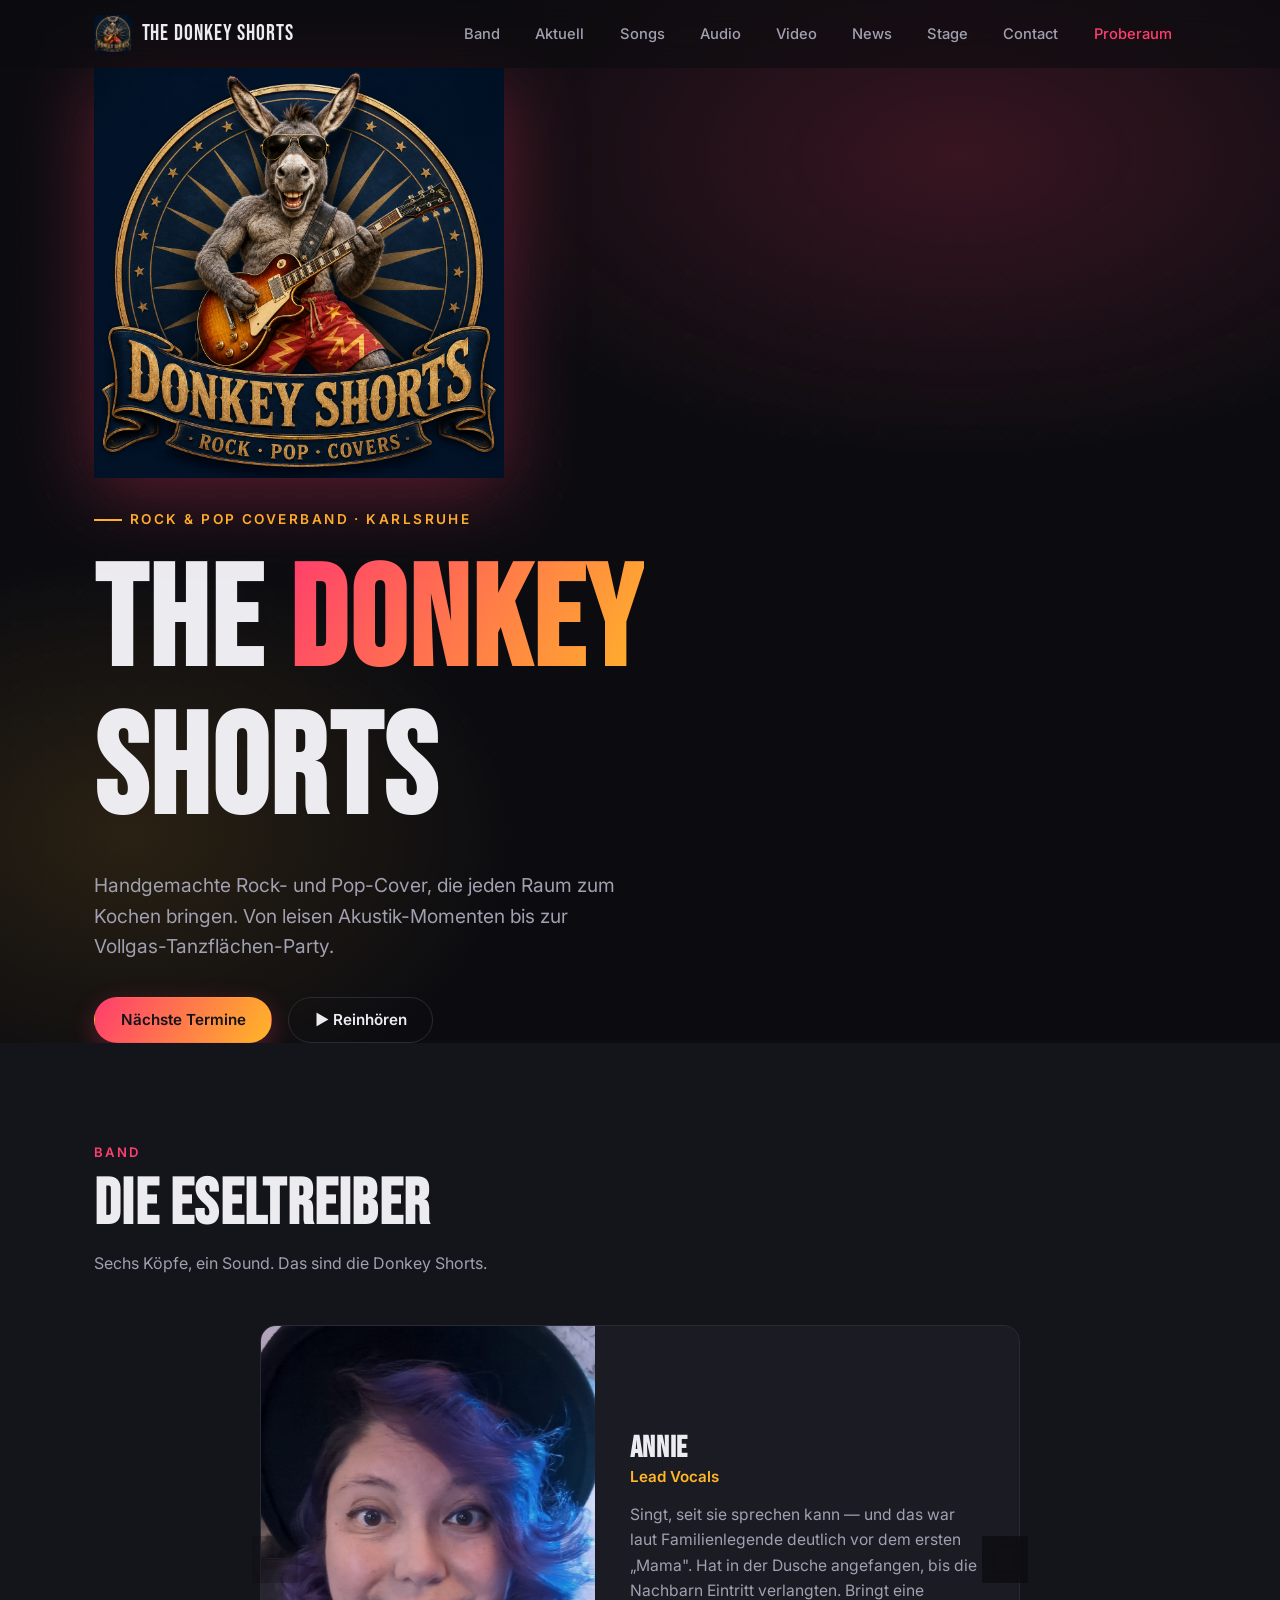
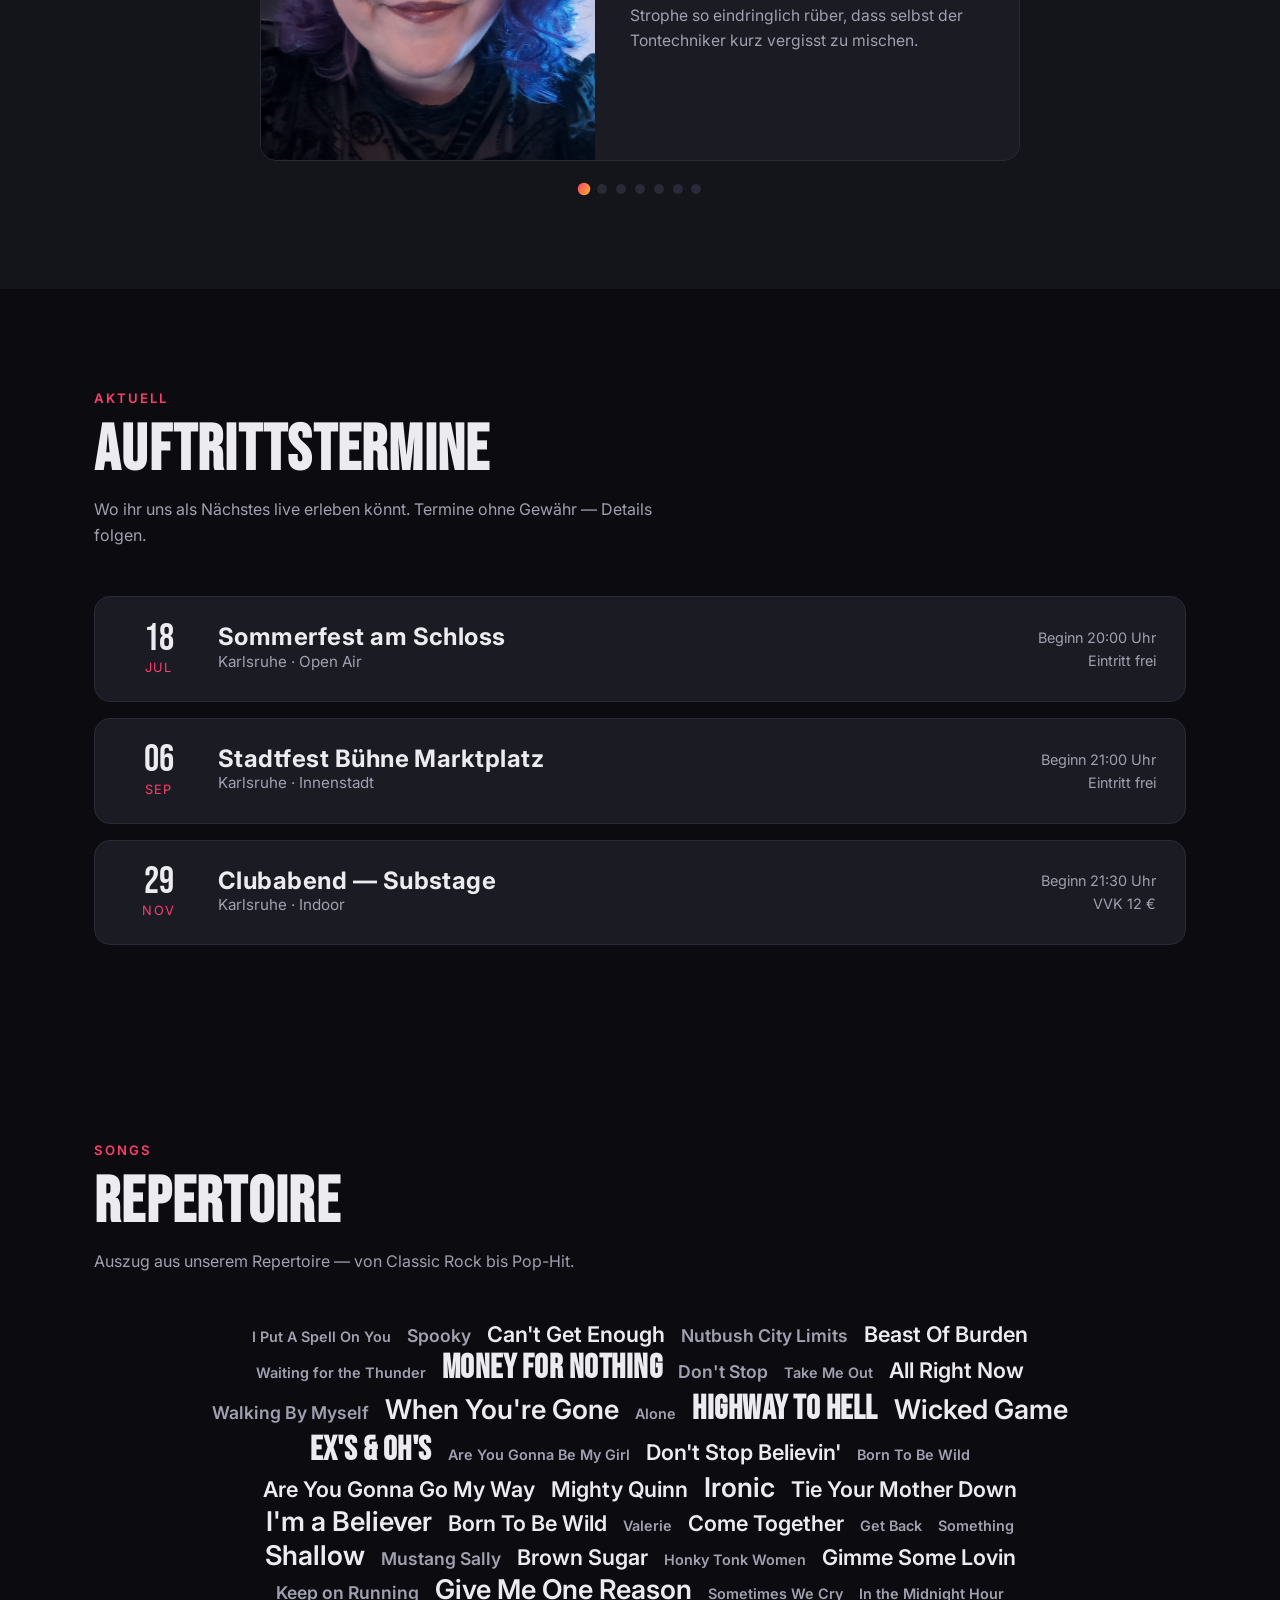
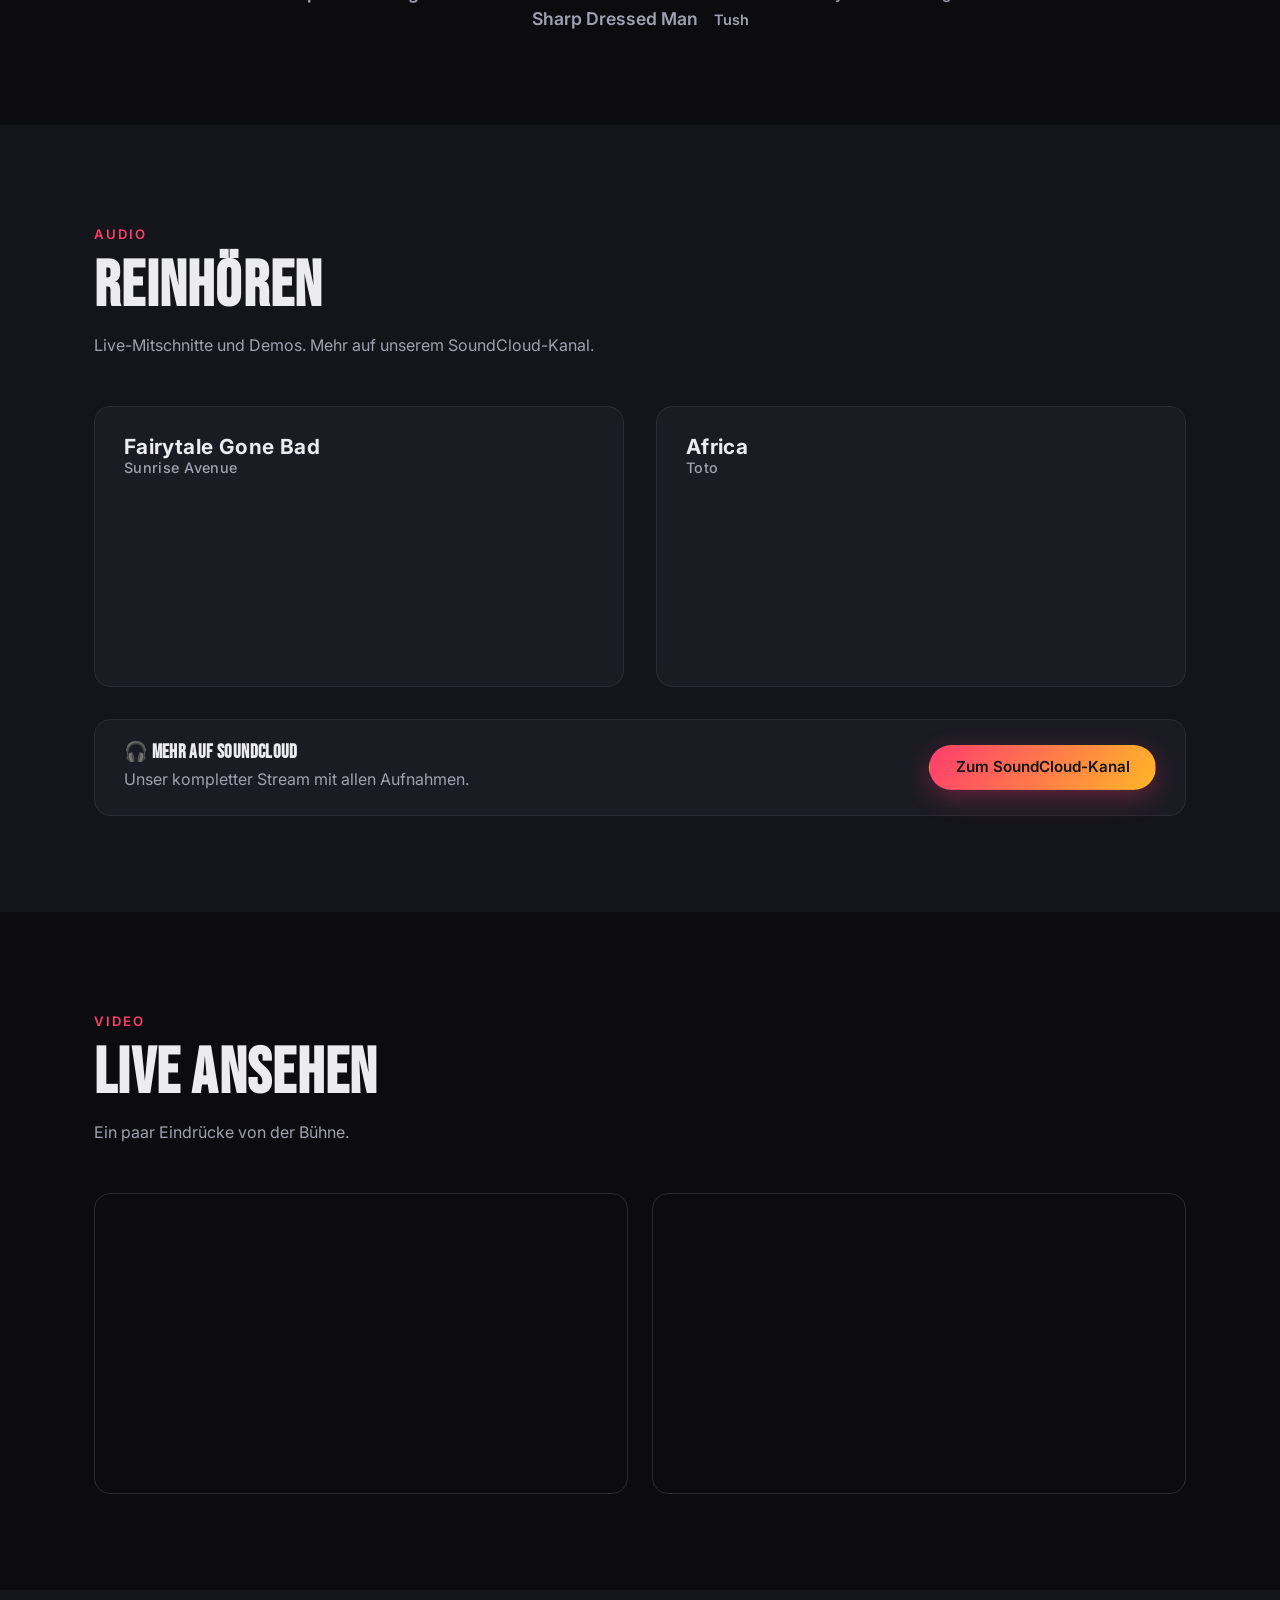
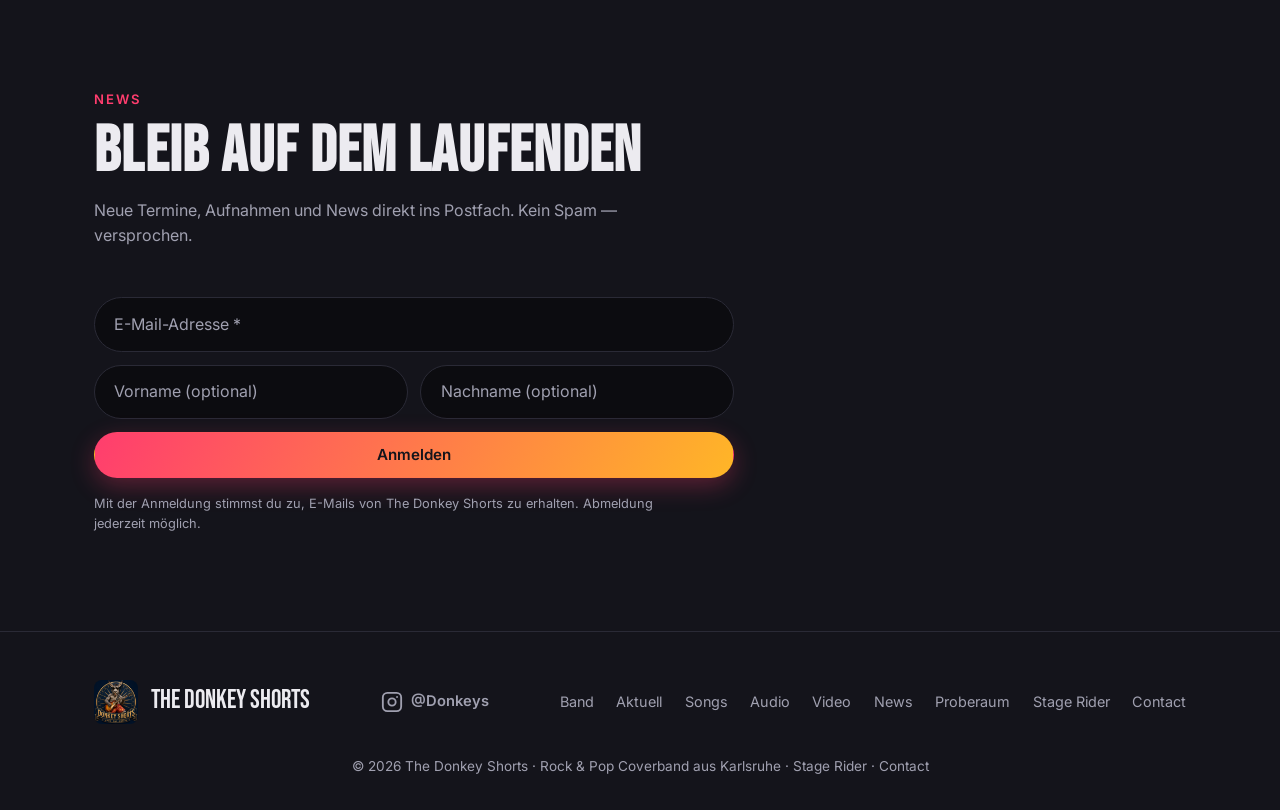
<file: index.html>
<!DOCTYPE html>
<html lang="de">
<head>
  <meta charset="UTF-8">
  <meta name="viewport" content="width=device-width, initial-scale=1.0">
  <title>The Donkey Shorts — Rock & Pop Coverband aus Karlsruhe</title>
  <meta name="description" content="The Donkey Shorts — Rock & Pop Coverband aus Karlsruhe. Termine, Songs, Audio & Videos.">
  <link rel="icon" type="image/png" href="assets/img/logo.png">
  <link rel="preconnect" href="https://fonts.googleapis.com">
  <link rel="preconnect" href="https://fonts.gstatic.com" crossorigin>
  <link href="https://fonts.googleapis.com/css2?family=Bebas+Neue&family=Inter:wght@400;500;600;700;800&display=swap" rel="stylesheet">
  <link rel="stylesheet" href="css/style.css?v=11">
</head>
<body>

  <!-- ===================== NAV ===================== -->
  <nav class="nav" id="nav">
    <div class="container">
      <a class="nav-brand" href="#top">
        <img id="navLogo" src="assets/img/logo.png" alt="The Donkey Shorts Logo">
        <span>The Donkey Shorts</span>
      </a>
      <ul class="nav-links" id="navLinks">
        <li><a href="#band">Band</a></li>
        <li><a href="#aktuell">Aktuell</a></li>
        <li><a href="#songs">Songs</a></li>
        <li><a href="#audio">Audio</a></li>
        <li><a href="#videos">Video</a></li>
        <li><a href="#newsletter">News</a></li>
        <li><a href="stagerider.html">Stage</a></li>
        <li><a href="contact.html">Contact</a></li>
        <li><a href="intern.html" class="cta">Proberaum</a></li>
      </ul>
      <button class="nav-toggle" id="navToggle" aria-label="Menü öffnen">
        <span></span><span></span><span></span>
      </button>
    </div>
  </nav>

  <!-- ===================== HERO ===================== -->
  <header class="hero" id="top">
    <div class="container hero-inner">
      <img class="hero-logo" src="assets/img/logo.png" alt="The Donkey Shorts Logo">
      <span class="hero-eyebrow">Rock &amp; Pop Coverband · Karlsruhe</span>
      <h1>The <span class="grad">Donkey</span><br>Shorts</h1>
      <p class="lead">Handgemachte Rock- und Pop-Cover, die jeden Raum zum Kochen bringen. Von leisen Akustik-Momenten bis zur Vollgas-Tanzflächen-Party.</p>
      <div class="hero-actions">
        <a href="#aktuell" class="btn btn-primary">Nächste Termine</a>
        <a href="#audio" class="btn btn-ghost">▶ Reinhören</a>
      </div>
    </div>
  </header>

  <!-- ===================== ÜBER DIE BAND ===================== -->
  <section class="section alt" id="band">
    <div class="container">
      <div class="section-head reveal">
        <span class="kicker">Band</span>
        <h2>Die Eseltreiber</h2>
        <p>Sechs Köpfe, ein Sound. Das sind die Donkey Shorts.</p>
      </div>

      <div class="band-carousel reveal">
        <button class="carousel-btn prev" id="memberPrev" type="button" aria-label="Vorheriges Mitglied">‹</button>

        <div class="member-track" id="memberTrack" tabindex="0">
          <article class="member">
            <div class="member-photo"><img src="assets/fotos/Annie.jpg" alt="Annie"></div>
            <div class="member-body">
              <h3>Annie</h3>
              <div class="role">Lead Vocals</div>
              <p class="member-bio">Singt, seit sie sprechen kann — und das war laut Familienlegende deutlich vor dem ersten „Mama". Hat in der Dusche angefangen, bis die Nachbarn Eintritt verlangten. Bringt eine Strophe so eindringlich rüber, dass selbst der Tontechniker kurz vergisst zu mischen.</p>
            </div>
          </article>

          <article class="member">
            <div class="member-photo"><img src="assets/fotos/Rob.png" alt="Rob"></div>
            <div class="member-body">
              <h3>Rob</h3>
              <div class="role">Lead Vocals &amp; Akustikgitarre</div>
              <p class="member-bio">Mit drei Jahrzehnten Chorerfahrung hört er die zweite Stimme schon, bevor die anderen die erste gefunden haben. Der Mann für die Gänsehaut-Momente. Mit der Akustikgitarre im Anschlag sind die leisen, samtigen Töne seine Spezialität: Während Annie die Tanzfläche abfackelt, werden bei Rob die Feuerzeuge geschwungen.</p>
            </div>
          </article>

          <article class="member">
            <div class="member-photo"><img src="assets/fotos/Joe.png" alt="Joe"></div>
            <div class="member-body">
              <h3>Joe</h3>
              <div class="role">Leadgitarre</div>
              <p class="member-bio">Spricht fließend Solo. Bekam mit zwölf eine Gitarre geschenkt und hat seitdem nicht mehr aufgehört zu üben — sehr zum Leidwesen seiner damaligen Mitbewohner. Sein Verstärker kennt nur eine relevante Einstellung: lauter. Findet jedes Hendrix-Riff, aber nie sein Plektrum.</p>
            </div>
          </article>

          <article class="member">
            <div class="member-photo"><img src="assets/fotos/Andy.jpg" alt="Andy"></div>
            <div class="member-body">
              <h3>Andy</h3>
              <div class="role">Bass</div>
              <p class="member-bio">Das Fundament. Steht hinten, hält alles zusammen und sagt drei Worte pro Probe — zwei davon sind „noch eins?". Kam zum Bass, weil „da nur vier Saiten dran sind", und blieb, als er merkte, dass ohne ihn der ganze Laden auseinanderfällt. Groovt im Schlaf.</p>
            </div>
          </article>

          <article class="member">
            <div class="member-photo"><img src="assets/fotos/Maria.png" alt="Maria"></div>
            <div class="member-body">
              <h3>Maria</h3>
              <div class="role">Keys</div>
              <p class="member-bio">Die heimliche Dirigentin am Klavier. Klassisch ausgebildet, aber insgeheim verliebt in fette Hammond-Sounds. Findet jeden Akkord, den die anderen noch suchen, und hat für jede musikalische Diskussion die passende Tonart parat. Wärmt sich mit Chopin auf und landet bei „Highway to Hell".</p>
            </div>
          </article>

          <article class="member">
            <div class="member-photo"><img src="assets/fotos/Thorsten.png" alt="Torsten"></div>
            <div class="member-body">
              <h3>Torsten</h3>
              <div class="role">Drums</div>
              <p class="member-bio">Der Taktgeber mit den schnellsten Armen Karlsruhes. Trommelte als Kind auf allem, was nicht bei drei auf dem Baum war — Töpfe, Tische, gelegentlich Geschwister. Hält das Tempo, als hätte er ein Metronom im Blut. Ohne seinen Beat steht die Band — mit ihm tanzt der ganze Saal.</p>
            </div>
          </article>

          <article class="member">
            <div class="member-photo"><img src="assets/img/logo.png" alt="Rudi Langohr — Maskottchen"></div>
            <div class="member-body">
              <h3>Rudi Langohr</h3>
              <div class="role">Stimmung</div>
              <p class="member-bio">Unser vierbeiniges Maskottchen und gute Seele der Band. Spielt kein Instrument, ist aber bei jeder Probe und jedem Gig dabei — meist genau da, wo das kalte Buffet steht. Warum ein Esel? Wir sind die Donkey Shorts, da war die Personalsuche schnell entschieden. Liefert das I-Aah punktgenau auf der Eins (behauptet er), frisst Setlisten, wenn ihm ein Song nicht passt, und ist der Einzige, der nach drei Zugaben immer noch nicht genug hat. Sturheit gehört zum Job — Rudi nennt es „künstlerische Konsequenz".</p>
            </div>
          </article>
        </div>

        <button class="carousel-btn next" id="memberNext" type="button" aria-label="Nächstes Mitglied">›</button>

        <div class="carousel-dots" id="memberDots" role="tablist" aria-label="Bandmitglieder auswählen"></div>
      </div>
      <p class="carousel-hint">← Wischen oder Pfeile nutzen →</p>
    </div>
  </section>

  <!-- ===================== AKTUELL ===================== -->
  <section class="section" id="aktuell">
    <div class="container">
      <div class="section-head reveal">
        <span class="kicker">Aktuell</span>
        <h2>Auftritts­termine</h2>
        <p>Wo ihr uns als Nächstes live erleben könnt. Termine ohne Gewähr — Details folgen.</p>
      </div>

      <div class="gig-list">
        <!-- Platzhalter-Termine — später dynamisch aus dem Backend -->
        <article class="gig reveal">
          <div class="gig-date"><div class="day">18</div><div class="mon">Jul</div></div>
          <div class="gig-info">
            <h3>Sommerfest am Schloss</h3>
            <p>Karlsruhe · Open Air</p>
          </div>
          <div class="gig-meta">Beginn 20:00 Uhr<br>Eintritt frei</div>
        </article>

        <article class="gig reveal">
          <div class="gig-date"><div class="day">06</div><div class="mon">Sep</div></div>
          <div class="gig-info">
            <h3>Stadtfest Bühne Marktplatz</h3>
            <p>Karlsruhe · Innenstadt</p>
          </div>
          <div class="gig-meta">Beginn 21:00 Uhr<br>Eintritt frei</div>
        </article>

        <article class="gig reveal">
          <div class="gig-date"><div class="day">29</div><div class="mon">Nov</div></div>
          <div class="gig-info">
            <h3>Clubabend — Substage</h3>
            <p>Karlsruhe · Indoor</p>
          </div>
          <div class="gig-meta">Beginn 21:30 Uhr<br>VVK 12 €</div>
        </article>
      </div>
    </div>
  </section>


  <!-- ===================== SONGS ===================== -->
  <section class="section" id="songs">
    <div class="container">
      <div class="section-head reveal">
        <span class="kicker">Songs</span>
        <h2>Repertoire</h2>
        <p>Auszug aus unserem Repertoire — von Classic Rock bis Pop-Hit.</p>
      </div>

      <div class="song-cloud reveal" id="songGrid">
        <!-- wird per JS als Wortwolke aus js/songs.js gefüllt -->
      </div>
    </div>
  </section>

  <!-- ===================== AUDIO ===================== -->
  <section class="section alt" id="audio">
    <div class="container">
      <div class="section-head reveal">
        <span class="kicker">Audio</span>
        <h2>Reinhören</h2>
        <p>Live-Mitschnitte und Demos. Mehr auf unserem SoundCloud-Kanal.</p>
      </div>

      <div class="audio-wrap">
        <div class="audio-card reveal">
          <h3>Fairytale Gone Bad <span class="audio-artist">Sunrise Avenue</span></h3>
          <iframe class="sc-player" width="100%" height="166" scrolling="no" frameborder="no"
            allow="autoplay; encrypted-media" loading="lazy"
            title="Fairytale Gone Bad — Sunrise Avenue (SoundCloud)"
            src="https://w.soundcloud.com/player/?url=https%3A%2F%2Fapi.soundcloud.com%2Ftracks%2F747196087&color=%23ff5500&auto_play=false&hide_related=true&show_comments=false&show_reposts=false&show_teaser=false"></iframe>
        </div>

        <div class="audio-card reveal">
          <h3>Africa <span class="audio-artist">Toto</span></h3>
          <iframe class="sc-player" width="100%" height="166" scrolling="no" frameborder="no"
            allow="autoplay; encrypted-media" loading="lazy"
            title="Africa — Toto (SoundCloud)"
            src="https://w.soundcloud.com/player/?url=https%3A%2F%2Fapi.soundcloud.com%2Ftracks%2F776572921&color=%23ff5500&auto_play=false&hide_related=true&show_comments=false&show_reposts=false&show_teaser=false"></iframe>
        </div>
      </div>

      <div class="audio-cta reveal">
        <div>
          <h3>🎧 Mehr auf SoundCloud</h3>
          <p>Unser kompletter Stream mit allen Aufnahmen.</p>
        </div>
        <a href="https://soundcloud.com/user-582182568" target="_blank" rel="noopener" class="btn btn-primary">Zum SoundCloud-Kanal</a>
      </div>
    </div>
  </section>

  <!-- ===================== VIDEOS ===================== -->
  <section class="section" id="videos">
    <div class="container">
      <div class="section-head reveal">
        <span class="kicker">Video</span>
        <h2>Live ansehen</h2>
        <p>Ein paar Eindrücke von der Bühne.</p>
      </div>

      <div class="video-grid">
        <div class="video reveal">
          <iframe src="https://www.youtube-nocookie.com/embed/Eb-JxVKeTnM?start=27" title="The Donkey Shorts — Video 1" allowfullscreen loading="lazy"></iframe>
        </div>
        <div class="video reveal">
          <iframe src="https://www.youtube-nocookie.com/embed/jaqM-smCy2I?start=17" title="The Donkey Shorts — Video 2" allowfullscreen loading="lazy"></iframe>
        </div>
      </div>
    </div>
  </section>

  <!-- ===================== NEWSLETTER ===================== -->
  <section class="section alt" id="newsletter">
    <div class="container">
      <div class="section-head reveal">
        <span class="kicker">News</span>
        <h2>Bleib auf dem Laufenden</h2>
        <p>Neue Termine, Aufnahmen und News direkt ins Postfach. Kein Spam — versprochen.</p>
      </div>

      <!-- Mailchimp Classic Embed — POSTet direkt an Mailchimp, kein Backend nötig. -->
      <form class="newsletter-form reveal"
            action="https://airdig.us4.list-manage.com/subscribe/post?u=19a8552b06c61787318153551&amp;id=7d48f71e5f&amp;f_id=00383eebf0"
            method="post" id="mc-embedded-subscribe-form" name="mc-embedded-subscribe-form" target="_blank" novalidate>
        <input type="email" name="EMAIL" required placeholder="E-Mail-Adresse *" aria-label="E-Mail-Adresse">
        <input type="text" name="FNAME" placeholder="Vorname (optional)" aria-label="Vorname">
        <input type="text" name="LNAME" placeholder="Nachname (optional)" aria-label="Nachname">
        <!-- Honeypot gegen Bots: bleibt für echte Nutzer unsichtbar, NICHT entfernen -->
        <div class="nl-hidden" aria-hidden="true">
          <input type="text" name="b_19a8552b06c61787318153551_7d48f71e5f" tabindex="-1" value="">
        </div>
        <button type="submit" name="subscribe" class="btn btn-primary">Anmelden</button>
      </form>
      <p class="newsletter-note reveal">Mit der Anmeldung stimmst du zu, E-Mails von The Donkey Shorts zu erhalten. Abmeldung jederzeit möglich.</p>
    </div>


    



  </section>

  <!-- ===================== FOOTER ===================== -->
  <footer class="footer">
    <div class="container">
      <div class="footer-inner">
        <div class="footer-brand">
          <img src="assets/img/logo.png" alt="Logo">
          <span>The Donkey Shorts</span>
        </div>
        <a class="footer-social" href="https://www.instagram.com/airdig_/" target="_blank" rel="noopener" aria-label="The Donkey Shorts auf Instagram">
          <svg viewBox="0 0 24 24" fill="none" stroke="currentColor" stroke-width="2" stroke-linecap="round" stroke-linejoin="round" aria-hidden="true"><rect x="2" y="2" width="20" height="20" rx="5"/><circle cx="12" cy="12" r="4"/><circle cx="17.5" cy="6.5" r="1" fill="currentColor" stroke="none"/></svg>
          <span>@Donkeys</span>
        </a>
        <div class="footer-links">
          <a href="#band">Band</a>
          <a href="#aktuell">Aktuell</a>
          <a href="#songs">Songs</a>
          <a href="#audio">Audio</a>
          <a href="#videos">Video</a>
          <a href="#newsletter">News</a>
          <a href="intern.html">Proberaum</a>
          <a href="stagerider.html">Stage Rider</a>
          <a href="contact.html">Contact</a>
        </div>
      </div>
      <p class="footer-copy">© <span id="year"></span> The Donkey Shorts · Rock &amp; Pop Coverband aus Karlsruhe · <a href="stagerider.html">Stage Rider</a> · <a href="contact.html">Contact</a></p>
    </div>
  </footer>

  <!-- ===================== EASTER EGG ===================== -->
  <!-- Versteckt: 6× Klick auf das Nav-Logo (siehe js/main.js). -->
  <div class="egg-overlay" id="eggOverlay" role="dialog" aria-modal="true" aria-hidden="true" aria-label="Überraschung">
    <img src="assets/img/BeAirdigt.png?v=1" alt="BeAirdigt">
    <span class="egg-hint">Klick oder ESC zum Schließen</span>
  </div>

  <script src="js/songs.js?v=2"></script>
  <script src="js/main.js?v=4"></script>
</body>
</html>
</file>
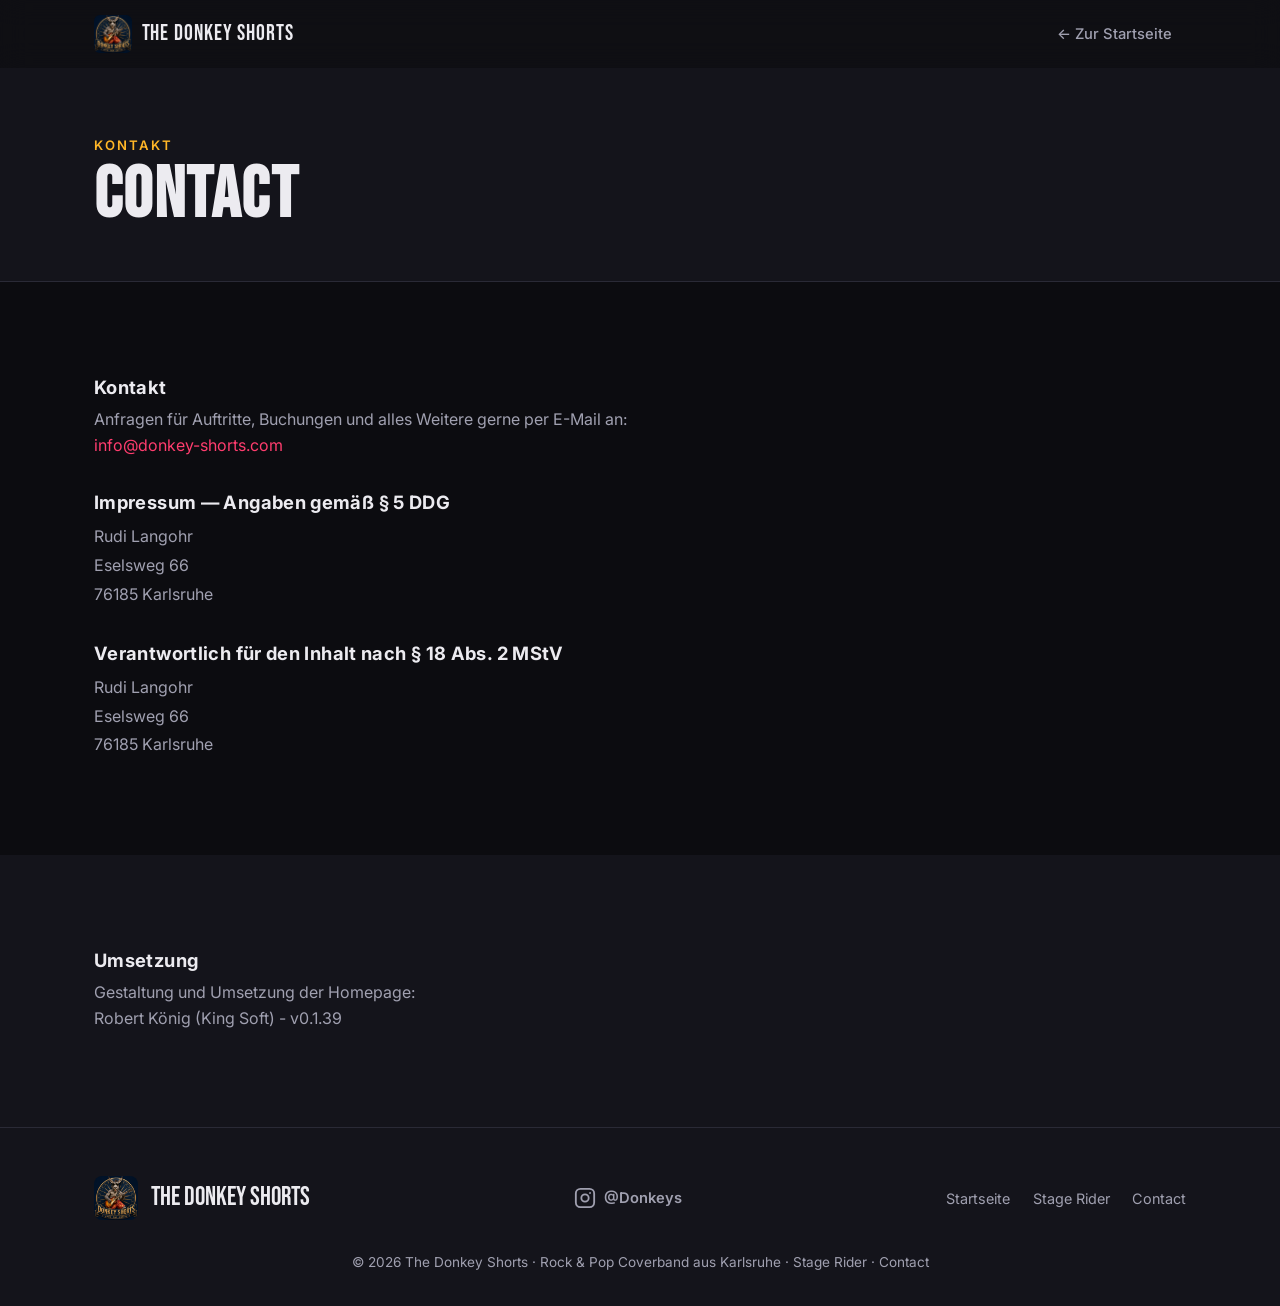
<file: contact.html>
<!DOCTYPE html>
<html lang="de">
<head>
  <meta charset="UTF-8">
  <meta name="viewport" content="width=device-width, initial-scale=1.0">
  <title>Contact — The Donkey Shorts</title>
  <meta name="description" content="Kontakt und Impressum — The Donkey Shorts, Rock & Pop Coverband aus Karlsruhe.">
  <link rel="icon" type="image/png" href="assets/img/logo.png">
  <link rel="preconnect" href="https://fonts.googleapis.com">
  <link rel="preconnect" href="https://fonts.gstatic.com" crossorigin>
  <link href="https://fonts.googleapis.com/css2?family=Bebas+Neue&family=Inter:wght@400;500;600;700;800&display=swap" rel="stylesheet">
  <link rel="stylesheet" href="css/style.css?v=12">
</head>
<body>

  <!-- ===================== NAV ===================== -->
  <nav class="nav scrolled" id="nav">
    <div class="container">
      <a class="nav-brand" href="index.html">
        <img src="assets/img/logo.png" alt="The Donkey Shorts Logo">
        <span>The Donkey Shorts</span>
      </a>
      <ul class="nav-links" id="navLinks">
        <li><a href="index.html">← Zur Startseite</a></li>
      </ul>
      <button class="nav-toggle" id="navToggle" aria-label="Menü öffnen">
        <span></span><span></span><span></span>
      </button>
    </div>
  </nav>

  <!-- ===================== CONTACT HERO ===================== -->
  <header class="intern-hero">
    <div class="container">
      <span class="kicker">Kontakt</span>
      <h1>Contact</h1>
    </div>
  </header>

  <!-- ===================== CONTACT INHALT ===================== -->
  <section class="section">
    <div class="container">
      <div class="legal">
        <h2>Kontakt</h2>
        <p>
          Anfragen für Auftritte, Buchungen und alles Weitere gerne per E-Mail an:<br>
          <a href="mailto:info@donkey-shorts.com">info@donkey-shorts.com</a>
        </p>

        <h2>Impressum — Angaben gemäß § 5 DDG</h2>
        <address>
          Rudi Langohr<br>
          Eselsweg 66<br>
          76185 Karlsruhe
        </address>

        <h2>Verantwortlich für den Inhalt nach § 18 Abs. 2 MStV</h2>
        <address>
          Rudi Langohr<br>
          Eselsweg 66<br>
          76185 Karlsruhe
        </address>
      </div>
    </div>
  </section>

  <!-- ===================== VERSION / CREDITS ===================== -->
  <section class="section alt">
    <div class="container">
      <div class="legal">
        <h2>Umsetzung</h2>
        <p>
          Gestaltung und Umsetzung der Homepage:<br>
          Robert König (King Soft) <span class="build-version">- v0.1.39</span>
        </p>
      </div>
    </div>
  </section>

  <!-- ===================== FOOTER ===================== -->
  <footer class="footer">
    <div class="container">
      <div class="footer-inner">
        <div class="footer-brand">
          <img src="assets/img/logo.png" alt="Logo">
          <span>The Donkey Shorts</span>
        </div>
        <a class="footer-social" href="https://www.instagram.com/airdig_/" target="_blank" rel="noopener" aria-label="The Donkey Shorts auf Instagram">
          <svg viewBox="0 0 24 24" fill="none" stroke="currentColor" stroke-width="2" stroke-linecap="round" stroke-linejoin="round" aria-hidden="true"><rect x="2" y="2" width="20" height="20" rx="5"/><circle cx="12" cy="12" r="4"/><circle cx="17.5" cy="6.5" r="1" fill="currentColor" stroke="none"/></svg>
          <span>@Donkeys</span>
        </a>
        <div class="footer-links">
          <a href="index.html">Startseite</a>
          <a href="stagerider.html">Stage Rider</a>
          <a href="contact.html">Contact</a>
        </div>
      </div>
      <p class="footer-copy">© <span id="year"></span> The Donkey Shorts · Rock &amp; Pop Coverband aus Karlsruhe · <a href="stagerider.html">Stage Rider</a> · <a href="contact.html">Contact</a></p>
    </div>
  </footer>

  <script src="js/main.js?v=3"></script>
</body>
</html>
</file>
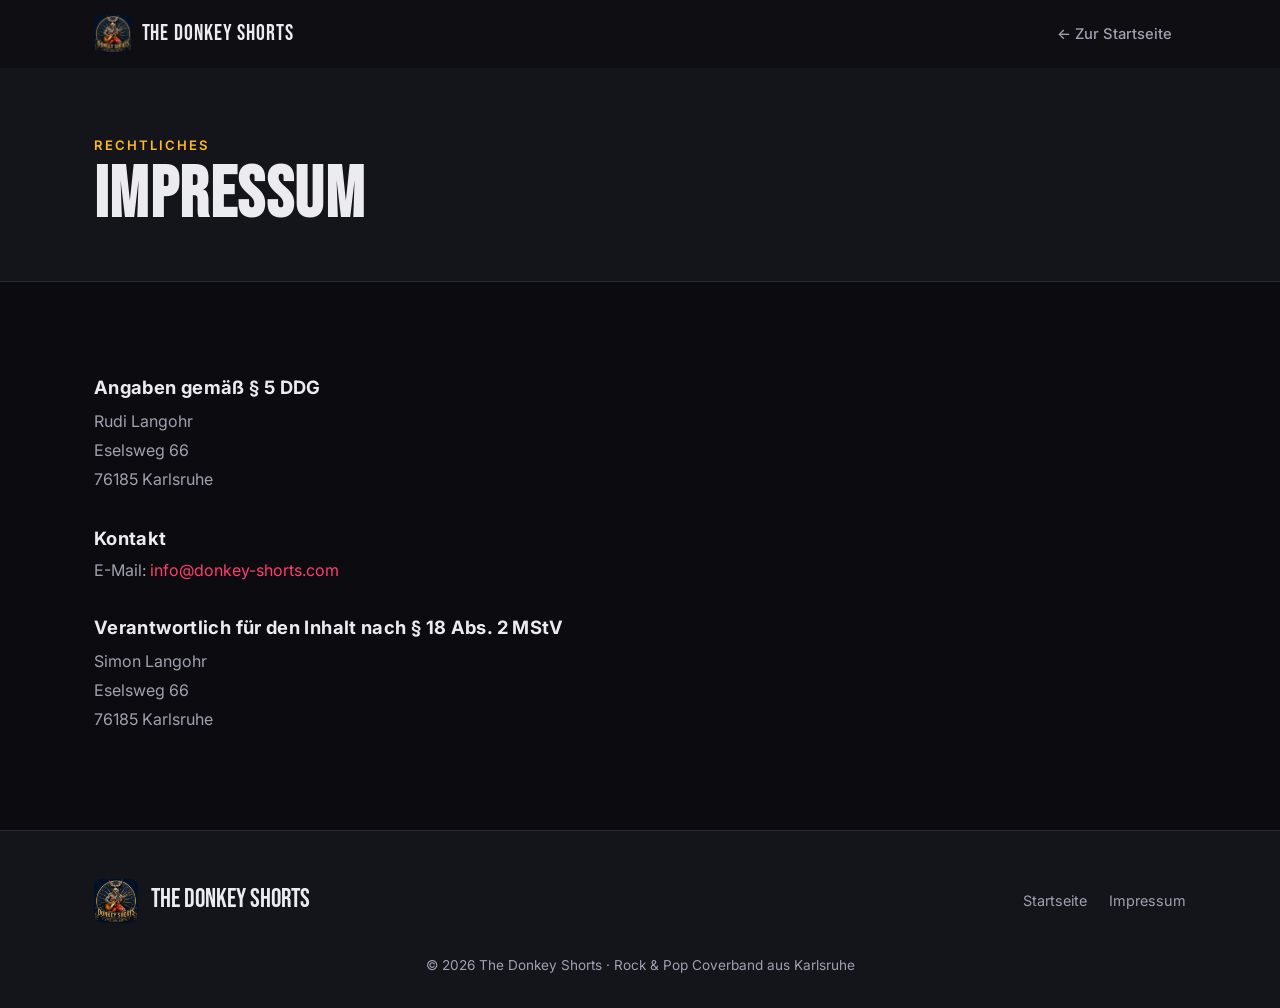
<file: impressum.html>
<!DOCTYPE html>
<html lang="de">
<head>
  <meta charset="UTF-8">
  <meta name="viewport" content="width=device-width, initial-scale=1.0">
  <title>Impressum — The Donkey Shorts</title>
  <meta name="description" content="Impressum und Kontakt — The Donkey Shorts, Rock & Pop Coverband aus Karlsruhe.">
  <link rel="icon" type="image/png" href="assets/img/logo.png">
  <link rel="preconnect" href="https://fonts.googleapis.com">
  <link rel="preconnect" href="https://fonts.gstatic.com" crossorigin>
  <link href="https://fonts.googleapis.com/css2?family=Bebas+Neue&family=Inter:wght@400;500;600;700;800&display=swap" rel="stylesheet">
  <link rel="stylesheet" href="css/style.css?v=10">
</head>
<body>

  <!-- ===================== NAV ===================== -->
  <nav class="nav scrolled" id="nav">
    <div class="container">
      <a class="nav-brand" href="index.html">
        <img src="assets/img/logo.png" alt="The Donkey Shorts Logo">
        <span>The Donkey Shorts</span>
      </a>
      <ul class="nav-links" id="navLinks">
        <li><a href="index.html">← Zur Startseite</a></li>
      </ul>
      <button class="nav-toggle" id="navToggle" aria-label="Menü öffnen">
        <span></span><span></span><span></span>
      </button>
    </div>
  </nav>

  <!-- ===================== IMPRESSUM HERO ===================== -->
  <header class="intern-hero">
    <div class="container">
      <span class="kicker">Rechtliches</span>
      <h1>Impressum</h1>
    </div>
  </header>

  <!-- ===================== IMPRESSUM INHALT ===================== -->
  <section class="section">
    <div class="container">
      <div class="legal">
        <h2>Angaben gemäß § 5 DDG</h2>
        <address>
          Rudi Langohr<br>
          Eselsweg 66<br>
          76185 Karlsruhe
        </address>

        <h2>Kontakt</h2>
        <p>
          E-Mail: <a href="mailto:info@donkey-shorts.com">info@donkey-shorts.com</a>
        </p>

        <h2>Verantwortlich für den Inhalt nach § 18 Abs. 2 MStV</h2>
        <address>
          Simon Langohr<br>
          Eselsweg 66<br>
          76185 Karlsruhe
        </address>
      </div>
    </div>
  </section>

  <!-- ===================== FOOTER ===================== -->
  <footer class="footer">
    <div class="container">
      <div class="footer-inner">
        <div class="footer-brand">
          <img src="assets/img/logo.png" alt="Logo">
          <span>The Donkey Shorts</span>
        </div>
        <div class="footer-links">
          <a href="index.html">Startseite</a>
          <a href="impressum.html">Impressum</a>
        </div>
      </div>
      <p class="footer-copy">© <span id="year"></span> The Donkey Shorts · Rock &amp; Pop Coverband aus Karlsruhe</p>
    </div>
  </footer>

  <script src="js/main.js?v=3"></script>
</body>
</html>
</file>
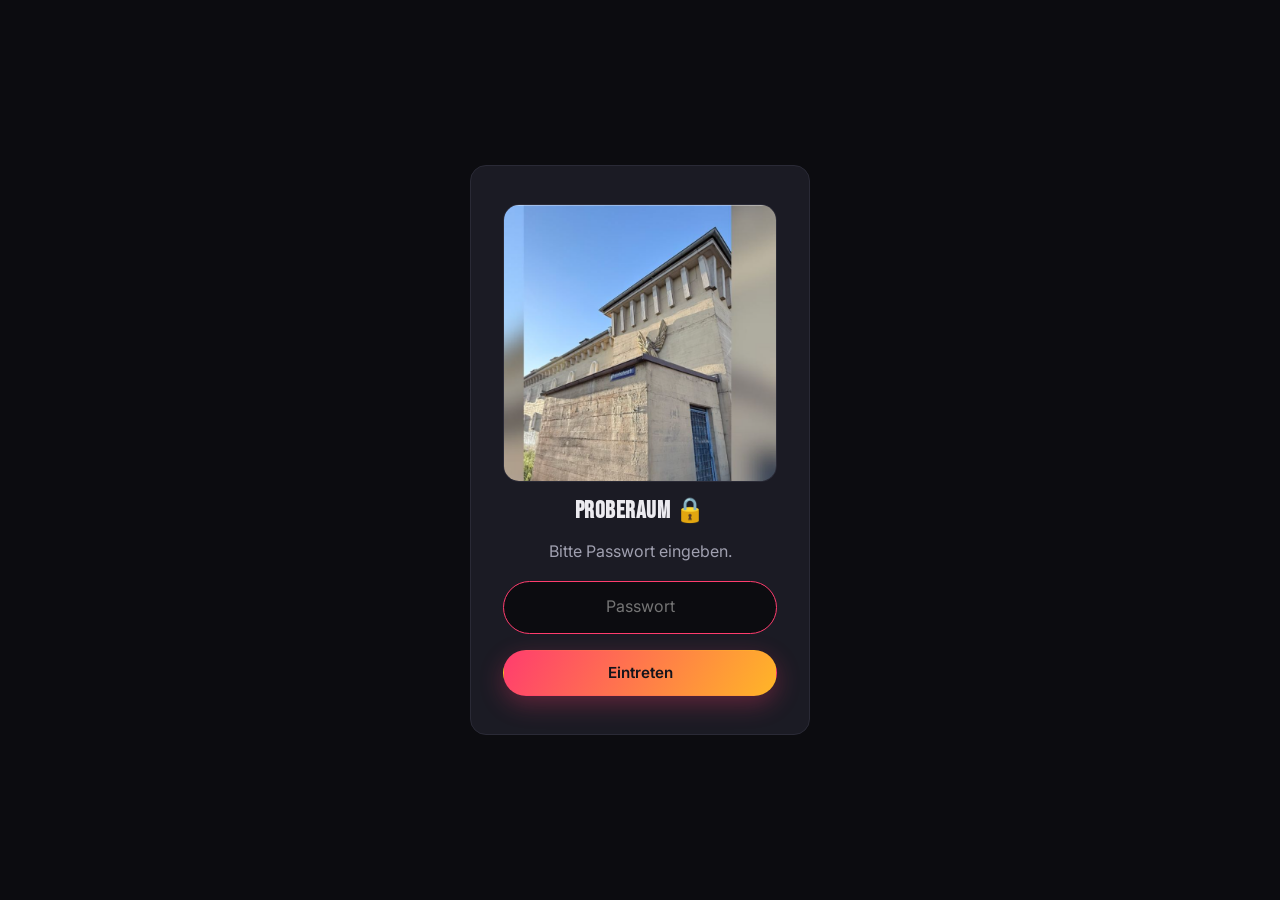
<file: intern.html>
<!DOCTYPE html>
<html lang="de">
<head>
  <meta charset="UTF-8">
  <meta name="viewport" content="width=device-width, initial-scale=1.0">
  <title>Intern — The Donkey Shorts</title>
  <meta name="robots" content="noindex, nofollow">
  <link rel="icon" type="image/png" href="assets/img/logo.png">
  <link rel="preconnect" href="https://fonts.googleapis.com">
  <link rel="preconnect" href="https://fonts.gstatic.com" crossorigin>
  <link href="https://fonts.googleapis.com/css2?family=Bebas+Neue&family=Inter:wght@400;500;600;700;800&display=swap" rel="stylesheet">
  <link rel="stylesheet" href="css/style.css?v=11">
  <!-- Einfacher Zugriffsschutz (clientseitig) -->
  <style>
    html.gate-locked body > *:not(#authGate) { display: none !important; }
    #authGate { display: none; }
    html.gate-locked #authGate { display: flex; }
    html.gate-locked { overflow: hidden; }
  </style>
  <script>
    (function () {
      try { if (sessionStorage.getItem('ds_intern') === 'ok') return; } catch (e) {}
      document.documentElement.classList.add('gate-locked');
    })();
  </script>
</head>
<body>

  <!-- ===================== ZUGRIFFSSCHUTZ ===================== -->
  <div id="authGate">
    <form id="authForm" class="auth-box" autocomplete="off">
      <img src="assets/fotos/bunker.png" alt="Unser Bandbunker an der Rheinhafenstraße" class="auth-photo" loading="eager">
      <h2>Proberaum 🔒</h2>
      <p style="color:var(--text-dim);margin:0;">Bitte Passwort eingeben.</p>
      <input type="password" id="authInput" placeholder="Passwort" aria-label="Passwort" autofocus>
      <button type="submit" class="btn btn-primary">Eintreten</button>
      <p class="auth-error" id="authError" hidden>Falsches Passwort.</p>
    </form>
  </div>

  <!-- ===================== NAV ===================== -->
  <nav class="nav scrolled" id="nav">
    <div class="container">
      <a class="nav-brand" href="index.html">
        <img src="assets/img/logo.png" alt="The Donkey Shorts Logo">
        <span>The Donkey Shorts</span>
      </a>
      <ul class="nav-links" id="navLinks">
        <li><a href="index.html">← Öffentlich</a></li>
        <li><a href="#kalender">Termine</a></li>
        <li><a href="#proben">Üben</a></li>
<!--        <li><a href="#songliste">Songliste</a></li> -->
      </ul>
      <button class="nav-toggle" id="navToggle" aria-label="Menü öffnen">
        <span></span><span></span><span></span>
      </button>
    </div>
  </nav>

  <!-- ===================== INTERN HERO ===================== -->
  <header class="intern-hero">
    <div class="container">
      <span class="kicker">Interner Bereich</span>
      <h1>Proberaum 🔒</h1>
      <p style="color:var(--text-dim);max-width:560px;margin-top:.6rem;">
        Nur für Bandmitglieder.
      </p>
    </div>
  </header>


    <!-- ===================== KALENDER ===================== -->
  <section class="section" id="kalender">
    <div class="container">
      <div class="section-head">
        <span class="kicker">Verfügbarkeit</span>
        <h2>Termine</h2>

        </div>

            <div class="cal-actions">
        <a href="https://teamup.com/ks8pxc1986nm3p8o7y?view=mw10" target="_blank" rel="noopener" class="btn btn-ghost">
          Abwesenheiten Bearbeiten↗
        </a>
        <button type="button" class="btn btn-ghost tip" id="copyFeedBtn"
                data-feed="https://ics.teamup.com/feed/ks8pxc1986nm3p8o7y/15739805.ics"
                data-tip="iCal-Link des Probenkalenders zum Einfügen in einer Kalender-App (Google, Apple, Outlook …) unter Kalender abonnieren">
          Proben Feed 📋
        </button>
      </div>

      <div class="cal-wrap">
        <iframe
          class="cal-embed"
          src="https://teamup.com/ks2ogna3mtvyz8vcvn?view=mw10&showViewSelector=0&showDateControls=0&showHeader=0&showDateRange=0&showMenu=0&disableSidepanel=1&showProfileAndInfo=0&showLogo=0"
          title="Bandkalender"
          loading="lazy">
        </iframe>
      </div>

    </div>
  </section>



  <!-- ===================== PROBEN-AUDIOS ===================== -->
  <section class="section" id="proben">
    <div class="container">
      <div class="section-head">
        <span class="kicker">Üben</span>
        <h2>Proben-Audios</h2>
        <p>Aufnahmen der Songs zum Üben. MP3-Dateien einfach in den Ordner
           <code>assets/intern/audio</code> legen — sie erscheinen automatisch
           hier. Dateiname-Format: <code>Interpret - Titel.mp3</code>.</p>
      </div>

      <div class="audio-groups" style="max-width:680px;">
        <details class="audio-group">
          <summary>
            <span class="audio-group-title">🎤 Background Gesang</span>
            <span class="audio-group-count" id="countBackground"></span>
            <span class="audio-group-chevron" aria-hidden="true">⌄</span>
          </summary>
          <div class="audio-group-body" id="probenBackground">
            <p class="audio-empty">Audios werden geladen …</p>
          </div>
        </details>

        <details class="audio-group">
          <summary>
            <span class="audio-group-title">🎸 Instrumente</span>
            <span class="audio-group-count" id="countInstrumente"></span>
            <span class="audio-group-chevron" aria-hidden="true">⌄</span>
          </summary>
          <div class="audio-group-body" id="probenInstrumente">
            <p class="audio-empty">Audios werden geladen …</p>
          </div>
        </details>
      </div>
    </div>
  </section>

  <!-- ===================== SONGLISTE (Google Sheet) ===================== 
  <section class="section alt" id="songliste">
    <div class="container">
      <div class="section-head">
        <span class="kicker">Organisation</span>
        <h2>Songvorschläge</h2>
        <p>Eingebettetes Google Sheet — Bearbeitung direkt in Google.</p>
      </div>
      <iframe
        class="sheet-embed"
        src="https://docs.google.com/spreadsheets/d/1WN61D1yTqMULzgzwUVuVzSNY6AiflLsN4PfKxhkBfBs/edit?gid=0&widget=true&headers=false&rm=minimal"
        title="Songliste Google Sheet"
        loading="lazy"></iframe>
    </div>
    -->
  </section>


  <!-- ===================== FOOTER ===================== -->
  <footer class="footer">
    <div class="container">
      <div class="footer-inner">
        <div class="footer-brand">
          <img src="assets/img/logo.png" alt="Logo">
          <span>The Donkey Shorts</span>
        </div>
        <a class="footer-social" href="https://www.instagram.com/airdig_/" target="_blank" rel="noopener" aria-label="The Donkey Shorts auf Instagram">
          <svg viewBox="0 0 24 24" fill="none" stroke="currentColor" stroke-width="2" stroke-linecap="round" stroke-linejoin="round" aria-hidden="true"><rect x="2" y="2" width="20" height="20" rx="5"/><circle cx="12" cy="12" r="4"/><circle cx="17.5" cy="6.5" r="1" fill="currentColor" stroke="none"/></svg>
          <span>@Donkeys</span>
        </a>
        <div class="footer-links">
          <a href="index.html">← Öffentlich</a>
          <a href="#kalender">Termine</a>
          <a href="#proben">Üben</a>
          <a href="stagerider.html">Stage Rider</a>
          <a href="contact.html">Contact</a>
        </div>
      </div>
      <p class="footer-copy">© <span id="year"></span> The Donkey Shorts · Interner Bereich · <a href="stagerider.html">Stage Rider</a> · <a href="contact.html">Contact</a></p>
    </div>
  </footer>

  <script src="js/intern-auth.js?v=2"></script>
  <script src="js/main.js?v=2"></script>
  <script src="js/intern-audio.js?v=2"></script>
  <script>
    (function () {
      const btn = document.getElementById('copyFeedBtn');
      const msg = document.getElementById('feedMsg'); // optional
      if (!btn) return;

      const defaultLabel = btn.innerHTML;
      let resetTimer = null;

      function flash(text, isError) {
        if (msg) {
          msg.textContent = text;
          msg.hidden = false;
          msg.classList.toggle('is-error', !!isError);
        }
        // Kurze Rückmeldung direkt im Button
        btn.textContent = isError ? '✕ Fehler' : '✓ Kopiert!';
        clearTimeout(resetTimer);
        resetTimer = setTimeout(function () { btn.innerHTML = defaultLabel; }, 2000);
      }

      async function copyText(text) {
        if (navigator.clipboard && window.isSecureContext) {
          await navigator.clipboard.writeText(text);
          return;
        }
        // Fallback für ältere Browser / unsicheren Kontext
        const ta = document.createElement('textarea');
        ta.value = text;
        ta.style.position = 'fixed';
        ta.style.opacity = '0';
        document.body.appendChild(ta);
        ta.select();
        const ok = document.execCommand('copy');
        document.body.removeChild(ta);
        if (!ok) throw new Error('copy failed');
      }

      btn.addEventListener('click', async function () {
        const url = btn.dataset.feed;
        try {
          await copyText(url);
          flash('✓ Proben-Feed in die Zwischenablage kopiert! Füge den Link in deiner Kalender-App (Google, Apple, Outlook …) unter „Kalender abonnieren / per URL hinzufügen" ein.', false);
        } catch (e) {
          flash('Kopieren nicht möglich. Bitte den Link manuell kopieren: ' + url, true);
          window.prompt('Proben-Feed-Link (manuell kopieren):', url);
        }
      });
    })();
  </script>
</body>
</html>
</file>
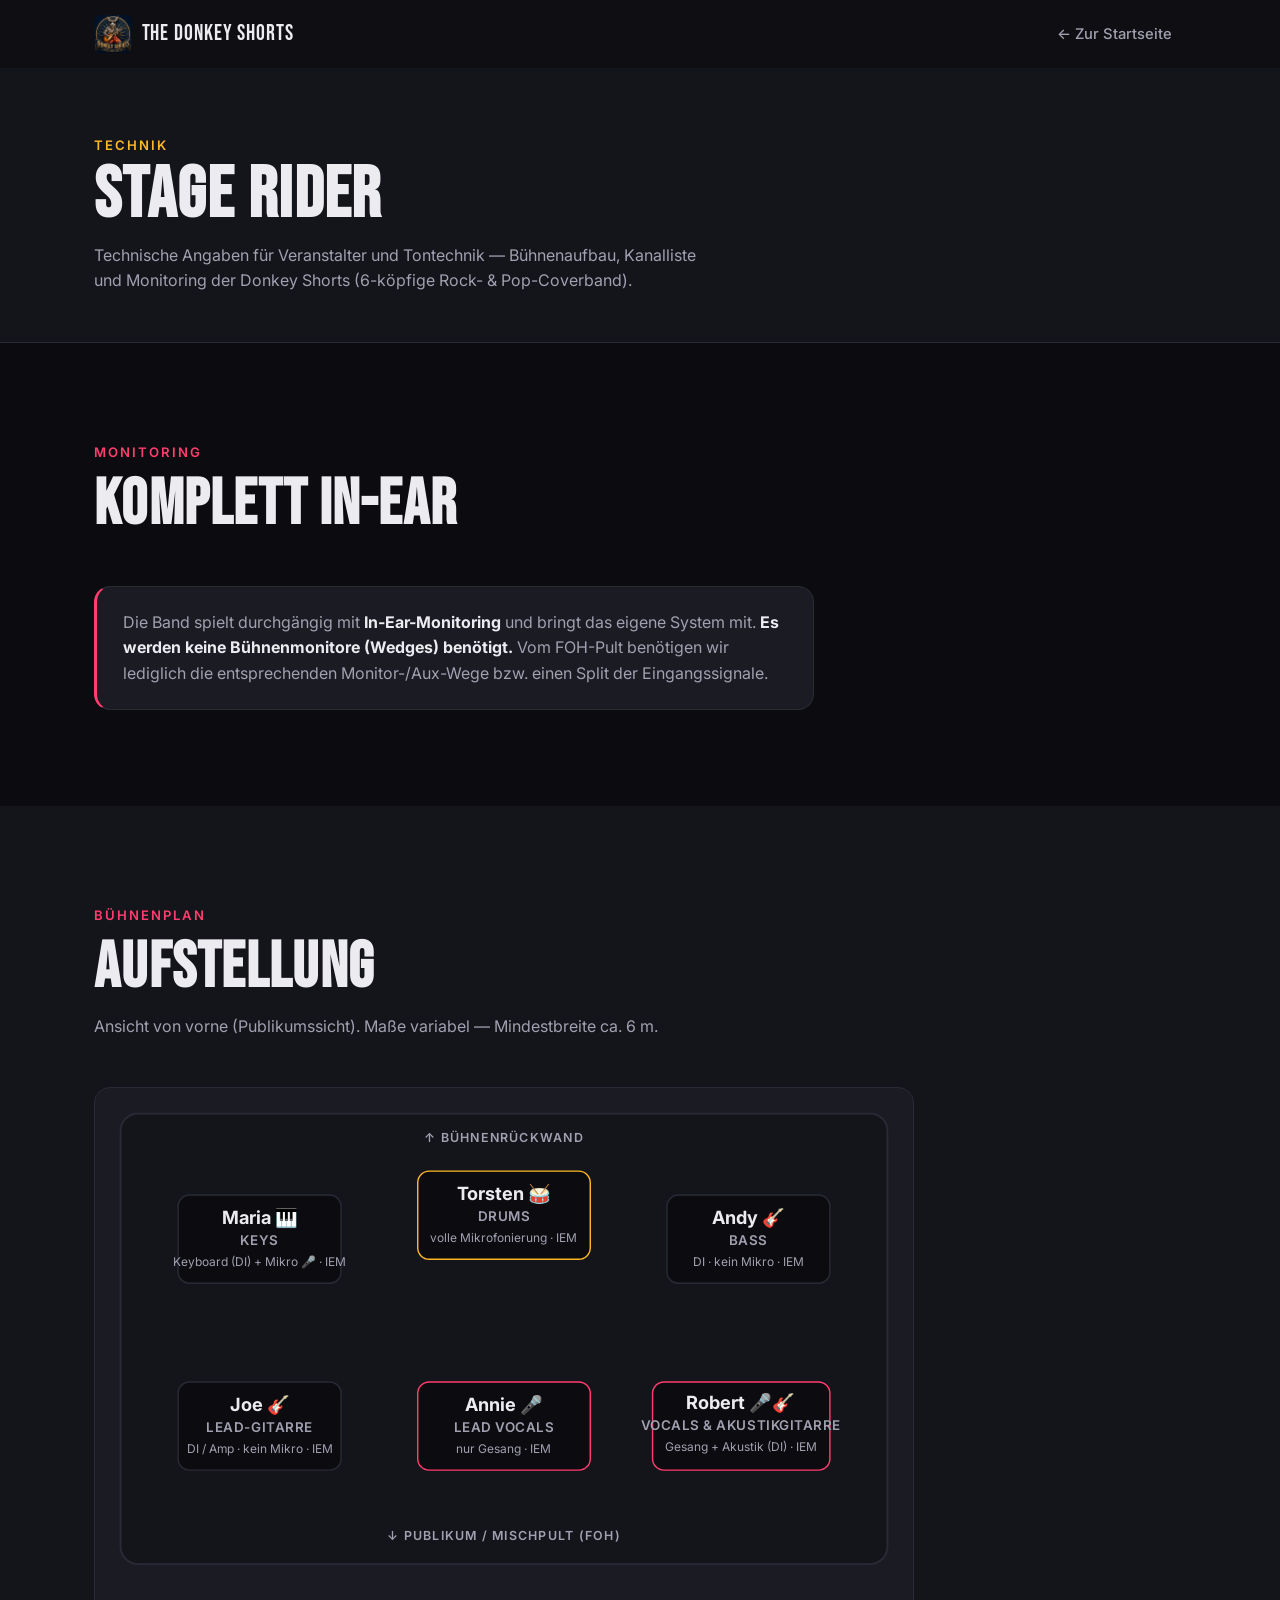
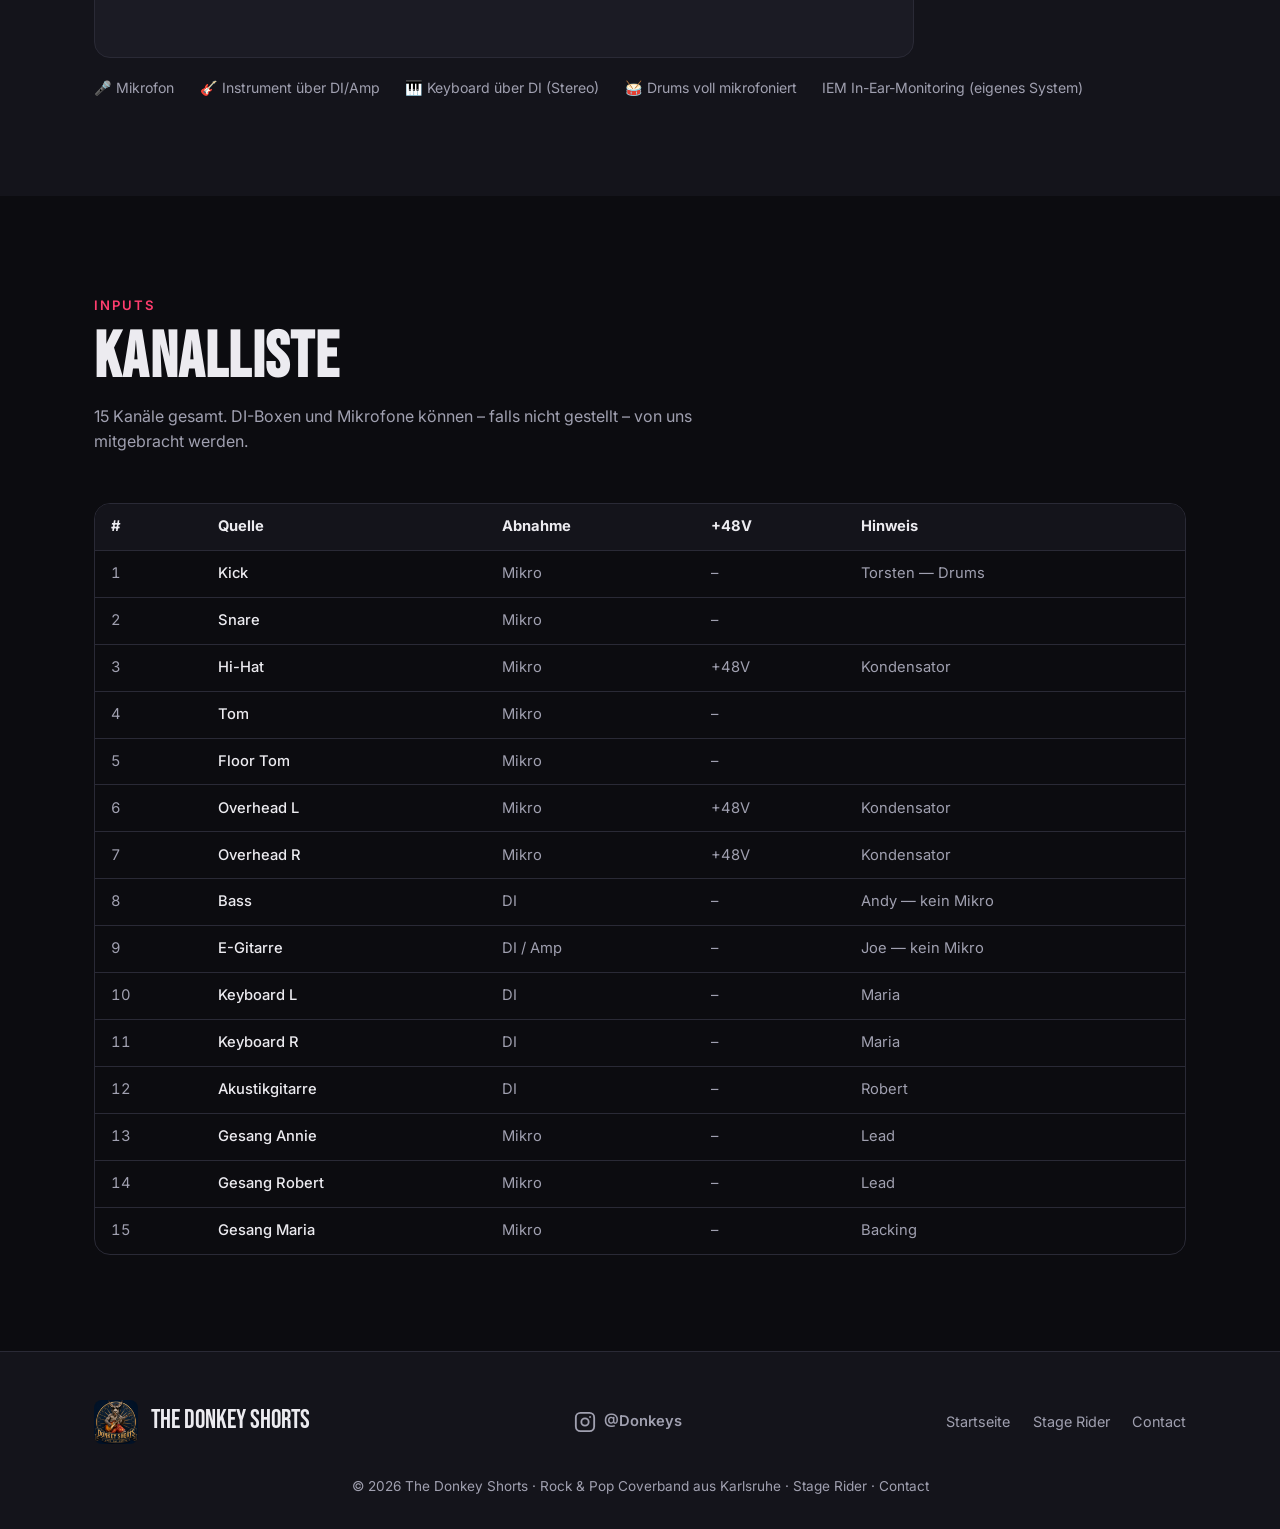
<file: stagerider.html>
<!DOCTYPE html>
<html lang="de">
<head>
  <meta charset="UTF-8">
  <meta name="viewport" content="width=device-width, initial-scale=1.0">
  <title>Stage Rider — The Donkey Shorts</title>
  <meta name="description" content="Technischer Stage Rider der Coverband The Donkey Shorts — Bühnenplan, Kanalliste und Monitoring.">
  <meta name="robots" content="noindex">
  <link rel="icon" type="image/png" href="assets/img/logo.png">
  <link rel="preconnect" href="https://fonts.googleapis.com">
  <link rel="preconnect" href="https://fonts.gstatic.com" crossorigin>
  <link href="https://fonts.googleapis.com/css2?family=Bebas+Neue&family=Inter:wght@400;500;600;700;800&display=swap" rel="stylesheet">
  <link rel="stylesheet" href="css/style.css?v=11">
</head>
<body>

  <!-- ===================== NAV ===================== -->
  <nav class="nav scrolled" id="nav">
    <div class="container">
      <a class="nav-brand" href="index.html">
        <img src="assets/img/logo.png" alt="The Donkey Shorts Logo">
        <span>The Donkey Shorts</span>
      </a>
      <ul class="nav-links" id="navLinks">
        <li><a href="index.html">← Zur Startseite</a></li>
      </ul>
      <button class="nav-toggle" id="navToggle" aria-label="Menü öffnen">
        <span></span><span></span><span></span>
      </button>
    </div>
  </nav>

  <!-- ===================== HERO ===================== -->
  <header class="intern-hero">
    <div class="container">
      <span class="kicker">Technik</span>
      <h1>Stage Rider</h1>
      <p style="color:var(--text-dim);max-width:620px;margin-top:.6rem;">
        Technische Angaben für Veranstalter und Tontechnik — Bühnenaufbau, Kanalliste
        und Monitoring der Donkey Shorts (6-köpfige Rock- &amp; Pop-Coverband).
      </p>
    </div>
  </header>

  <!-- ===================== MONITORING ===================== -->
  <section class="section">
    <div class="container">
      <div class="section-head">
        <span class="kicker">Monitoring</span>
        <h2>Komplett In-Ear</h2>
      </div>
      <div class="rider-note">
        <p>
          Die Band spielt durchgängig mit <strong>In-Ear-Monitoring</strong> und bringt das
          eigene System mit. <strong>Es werden keine Bühnenmonitore (Wedges) benötigt.</strong>
          Vom FOH-Pult benötigen wir lediglich die entsprechenden Monitor-/Aux-Wege bzw.
          einen Split der Eingangssignale.
        </p>
      </div>
    </div>
  </section>

  <!-- ===================== BÜHNENPLAN ===================== -->
  <section class="section alt">
    <div class="container">
      <div class="section-head">
        <span class="kicker">Bühnenplan</span>
        <h2>Aufstellung</h2>
        <p>Ansicht von vorne (Publikumssicht). Maße variabel — Mindestbreite ca. 6&nbsp;m.</p>
      </div>

      <div class="stageplot">
        <svg viewBox="0 0 820 560" role="img" aria-label="Bühnenplan der Band The Donkey Shorts">
          <!-- Bühnenfläche -->
          <rect x="10" y="10" width="800" height="470" rx="18" class="sp-stage"/>
          <text x="410" y="40" class="sp-back">↑ Bühnenrückwand</text>

          <!-- Drums (Torsten) — hinten Mitte, auf Riser -->
          <g>
            <rect x="320" y="70" width="180" height="92" rx="12" class="sp-box sp-drums"/>
            <text x="410" y="100" class="sp-name">Torsten 🥁</text>
            <text x="410" y="122" class="sp-role">Drums</text>
            <text x="410" y="144" class="sp-tag">volle Mikrofonierung · IEM</text>
          </g>

          <!-- Keys (Maria) — hinten links (Publikumssicht) -->
          <g>
            <rect x="70" y="95" width="170" height="92" rx="12" class="sp-box"/>
            <text x="155" y="125" class="sp-name">Maria 🎹</text>
            <text x="155" y="147" class="sp-role">Keys</text>
            <text x="155" y="169" class="sp-tag">Keyboard (DI) + Mikro 🎤 · IEM</text>
          </g>

          <!-- Bass (Andy) — hinten rechts -->
          <g>
            <rect x="580" y="95" width="170" height="92" rx="12" class="sp-box"/>
            <text x="665" y="125" class="sp-name">Andy 🎸</text>
            <text x="665" y="147" class="sp-role">Bass</text>
            <text x="665" y="169" class="sp-tag">DI · kein Mikro · IEM</text>
          </g>

          <!-- Lead-Gitarre (Joe) — vorne links -->
          <g>
            <rect x="70" y="290" width="170" height="92" rx="12" class="sp-box"/>
            <text x="155" y="320" class="sp-name">Joe 🎸</text>
            <text x="155" y="342" class="sp-role">Lead-Gitarre</text>
            <text x="155" y="364" class="sp-tag">DI / Amp · kein Mikro · IEM</text>
          </g>

          <!-- Lead Vocals (Annie) — vorne Mitte -->
          <g>
            <rect x="320" y="290" width="180" height="92" rx="12" class="sp-box sp-vox"/>
            <text x="410" y="320" class="sp-name">Annie 🎤</text>
            <text x="410" y="342" class="sp-role">Lead Vocals</text>
            <text x="410" y="364" class="sp-tag">nur Gesang · IEM</text>
          </g>

          <!-- Vocals + Akustik (Robert) — vorne rechts -->
          <g>
            <rect x="565" y="290" width="185" height="92" rx="12" class="sp-box sp-vox"/>
            <text x="657" y="318" class="sp-name">Robert 🎤🎸</text>
            <text x="657" y="340" class="sp-role">Vocals &amp; Akustikgitarre</text>
            <text x="657" y="362" class="sp-tag">Gesang + Akustik (DI) · IEM</text>
          </g>

          <!-- Publikum -->
          <text x="410" y="455" class="sp-front">↓ Publikum / Mischpult (FOH)</text>
        </svg>
      </div>

      <ul class="rider-legend">
        <li>🎤 Mikrofon</li>
        <li>🎸 Instrument über DI/Amp</li>
        <li>🎹 Keyboard über DI (Stereo)</li>
        <li>🥁 Drums voll mikrofoniert</li>
        <li>IEM In-Ear-Monitoring (eigenes System)</li>
      </ul>
    </div>
  </section>

  <!-- ===================== KANALLISTE ===================== -->
  <section class="section">
    <div class="container">
      <div class="section-head">
        <span class="kicker">Inputs</span>
        <h2>Kanalliste</h2>
        <p>15 Kanäle gesamt. DI-Boxen und Mikrofone können – falls nicht gestellt – von uns mitgebracht werden.</p>
      </div>

      <div class="rider-table-wrap">
        <table class="rider-table">
          <thead>
            <tr>
              <th>#</th>
              <th>Quelle</th>
              <th>Abnahme</th>
              <th>+48V</th>
              <th>Hinweis</th>
            </tr>
          </thead>
          <tbody>
            <tr><td>1</td><td>Kick</td><td>Mikro</td><td>–</td><td>Torsten — Drums</td></tr>
            <tr><td>2</td><td>Snare</td><td>Mikro</td><td>–</td><td></td></tr>
            <tr><td>3</td><td>Hi-Hat</td><td>Mikro</td><td>+48V</td><td>Kondensator</td></tr>
            <tr><td>4</td><td>Tom</td><td>Mikro</td><td>–</td><td></td></tr>
            <tr><td>5</td><td>Floor Tom</td><td>Mikro</td><td>–</td><td></td></tr>
            <tr><td>6</td><td>Overhead L</td><td>Mikro</td><td>+48V</td><td>Kondensator</td></tr>
            <tr><td>7</td><td>Overhead R</td><td>Mikro</td><td>+48V</td><td>Kondensator</td></tr>
            <tr><td>8</td><td>Bass</td><td>DI</td><td>–</td><td>Andy — kein Mikro</td></tr>
            <tr><td>9</td><td>E-Gitarre</td><td>DI / Amp</td><td>–</td><td>Joe — kein Mikro</td></tr>
            <tr><td>10</td><td>Keyboard L</td><td>DI</td><td>–</td><td>Maria</td></tr>
            <tr><td>11</td><td>Keyboard R</td><td>DI</td><td>–</td><td>Maria</td></tr>
            <tr><td>12</td><td>Akustikgitarre</td><td>DI</td><td>–</td><td>Robert</td></tr>
            <tr><td>13</td><td>Gesang Annie</td><td>Mikro</td><td>–</td><td>Lead</td></tr>
            <tr><td>14</td><td>Gesang Robert</td><td>Mikro</td><td>–</td><td>Lead</td></tr>
            <tr><td>15</td><td>Gesang Maria</td><td>Mikro</td><td>–</td><td>Backing</td></tr>
          </tbody>
        </table>
      </div>
    </div>
  </section>

  <!-- ===================== FOOTER ===================== -->
  <footer class="footer">
    <div class="container">
      <div class="footer-inner">
        <div class="footer-brand">
          <img src="assets/img/logo.png" alt="Logo">
          <span>The Donkey Shorts</span>
        </div>
        <a class="footer-social" href="https://www.instagram.com/airdig_/" target="_blank" rel="noopener" aria-label="The Donkey Shorts auf Instagram">
          <svg viewBox="0 0 24 24" fill="none" stroke="currentColor" stroke-width="2" stroke-linecap="round" stroke-linejoin="round" aria-hidden="true"><rect x="2" y="2" width="20" height="20" rx="5"/><circle cx="12" cy="12" r="4"/><circle cx="17.5" cy="6.5" r="1" fill="currentColor" stroke="none"/></svg>
          <span>@Donkeys</span>
        </a>
        <div class="footer-links">
          <a href="index.html">Startseite</a>
          <a href="stagerider.html">Stage Rider</a>
          <a href="contact.html">Contact</a>
        </div>
      </div>
      <p class="footer-copy">© <span id="year"></span> The Donkey Shorts · Rock &amp; Pop Coverband aus Karlsruhe · <a href="stagerider.html">Stage Rider</a> · <a href="contact.html">Contact</a></p>
    </div>
  </footer>

  <script src="js/main.js?v=3"></script>
</body>
</html>
</file>
<file: css/style.css>
/* =========================================================
   The Donkey Shorts — Band Homepage
   Modern dark rock/pop theme · static prototype
   ========================================================= */

:root {
  --bg:        #0c0c10;
  --bg-soft:   #14141b;
  --bg-card:   #1b1b24;
  --line:      #2a2a36;
  --text:      #ecebf0;
  --text-dim:  #a0a0b0;
  --accent:    #ff3d6e;
  --accent-2:  #ffb627;
  --accent-grad: linear-gradient(120deg, #ff3d6e 0%, #ffb627 100%);
  --radius:    16px;
  --shadow:    0 10px 40px rgba(0,0,0,.45);
  --maxw:      1140px;
  --nav-h:     68px;
}

* { box-sizing: border-box; margin: 0; padding: 0; }

html { scroll-behavior: smooth; scroll-padding-top: var(--nav-h); overflow-x: clip; }

body {
  font-family: 'Inter', system-ui, -apple-system, 'Segoe UI', Roboto, sans-serif;
  background: var(--bg);
  color: var(--text);
  line-height: 1.6;
  -webkit-font-smoothing: antialiased;
  overflow-x: clip;
}

h1, h2, h3 {
  font-family: 'Bebas Neue', 'Inter', sans-serif;
  letter-spacing: .02em;
  line-height: 1.05;
  font-weight: 800;
}

a { color: inherit; text-decoration: none; }
img { max-width: 100%; display: block; }

.container { width: 100%; max-width: var(--maxw); margin: 0 auto; padding: 0 24px; }

/* ---------- Buttons ---------- */
.btn {
  display: inline-flex; align-items: center; gap: .5rem;
  padding: .8rem 1.6rem; border-radius: 999px;
  font-weight: 600; font-size: .95rem; cursor: pointer;
  appearance: none; -webkit-appearance: none;
  font-family: inherit; line-height: 1.2; background: transparent; color: var(--text); text-decoration: none;
  border: 1px solid transparent; transition: transform .15s ease, box-shadow .25s ease, background .25s;
}
.btn:hover { transform: translateY(-2px); }
.btn-primary { background: var(--accent-grad); color: #14141b; box-shadow: 0 8px 24px rgba(255,61,110,.3); }
.btn-ghost   { border-color: var(--line); color: var(--text); }
.btn-ghost:hover { border-color: var(--accent); color: var(--accent); }

/* ---------- Zugriffsschutz (Sperrbildschirm) ---------- */
#authGate { position: fixed; inset: 0; z-index: 9999; align-items: center; justify-content: center; background: var(--bg); padding: 1.5rem; }
.auth-box { display: flex; flex-direction: column; align-items: center; gap: 1rem; width: 100%; max-width: 340px; text-align: center; padding: 2.4rem 2rem; background: var(--bg-card); border: 1px solid var(--line); border-radius: var(--radius); }
.auth-logo { width: 64px; height: 64px; object-fit: contain; }
.auth-box input { width: 100%; padding: .8rem 1rem; border-radius: 999px; border: 1px solid var(--line); background: var(--bg); color: var(--text); font: inherit; text-align: center; }
.auth-box input:focus { outline: none; border-color: var(--accent); }
.auth-box .btn { width: 100%; justify-content: center; }
.auth-error { color: var(--accent); font-size: .9rem; margin: 0; }

/* ---------- Tooltip ---------- */
.tip { position: relative; }
.tip::after {
  content: attr(data-tip);
  position: absolute; bottom: calc(100% + 10px); left: 50%;
  width: max-content; max-width: 260px;
  padding: .6rem .8rem; border-radius: 10px;
  background: var(--bg-card); color: var(--text); border: 1px solid var(--line);
  font-size: .82rem; font-weight: 500; line-height: 1.45; text-align: left; white-space: normal;
  box-shadow: 0 8px 24px rgba(0,0,0,.35);
  opacity: 0; visibility: hidden; transform: translateX(-50%) translateY(4px);
  transition: opacity .2s ease, transform .2s ease; pointer-events: none; z-index: 60;
}
.tip::before {
  content: ""; position: absolute; bottom: calc(100% + 4px); left: 50%;
  border: 6px solid transparent; border-top-color: var(--line);
  transform: translateX(-50%); opacity: 0; visibility: hidden;
  transition: opacity .2s ease; pointer-events: none; z-index: 60;
}
.tip:hover::after, .tip:focus-visible::after { opacity: 1; visibility: visible; transform: translateX(-50%) translateY(0); }
.tip:hover::before, .tip:focus-visible::before { opacity: 1; visibility: visible; }

/* ---------- Navbar ---------- */
.nav {
  position: fixed; top: 0; left: 0; right: 0; height: var(--nav-h);
  display: flex; align-items: center; z-index: 100;
  background: rgba(12,12,16,.6); backdrop-filter: blur(14px);
  border-bottom: 1px solid transparent; transition: background .3s, border-color .3s;
}
.nav.scrolled { background: rgba(12,12,16,.92); border-bottom-color: var(--line); }
.nav .container { display: flex; align-items: center; justify-content: space-between; }
.nav-brand { display: flex; align-items: center; gap: .6rem; font-family: 'Bebas Neue', sans-serif; font-size: 1.4rem; letter-spacing: .04em; }
.nav-brand img { height: 38px; width: auto; border-radius: 6px; }
.nav-links { display: flex; align-items: center; gap: .4rem; list-style: none; }
.nav-links a {
  padding: .5rem .9rem; border-radius: 999px; font-size: .92rem; font-weight: 500;
  color: var(--text-dim); transition: color .2s, background .2s;
}
.nav-links a:hover, .nav-links a.active { color: var(--text); background: var(--bg-card); }
.nav-links a.cta { color: var(--accent); }

.nav-toggle { display: none; background: none; border: 0; cursor: pointer; padding: 8px; }
.nav-toggle span { display: block; width: 26px; height: 2px; background: var(--text); margin: 5px 0; transition: .3s; }

/* ---------- Hero ---------- */
.hero {
  min-height: 100vh; display: flex; align-items: center; position: relative;
  background:
    radial-gradient(900px 500px at 75% 15%, rgba(255,61,110,.18), transparent 60%),
    radial-gradient(700px 500px at 10% 80%, rgba(255,182,39,.12), transparent 55%),
    var(--bg);
  overflow: hidden;
}
.hero::after {
  content: ""; position: absolute; inset: 0;
  background-image: radial-gradient(rgba(255,255,255,.04) 1px, transparent 1px);
  background-size: 32px 32px; mask-image: linear-gradient(180deg, transparent, #000 30%, #000 70%, transparent);
  pointer-events: none;
}
.hero-inner { position: relative; z-index: 2; padding-top: var(--nav-h); }
.hero-logo {
  display: block; width: clamp(240px, 32vw, 420px); height: auto;
  margin-bottom: 1.6rem;
  filter: drop-shadow(0 12px 40px rgba(255,61,110,.35));
  animation: hero-logo-in .8s cubic-bezier(.16,1,.3,1) both;
}
@keyframes hero-logo-in {
  from { opacity: 0; transform: translateY(16px) scale(.96); }
  to   { opacity: 1; transform: none; }
}
/* Auf dem Smartphone: Logo füllt die volle Breite und ist zentriert */
@media (max-width: 620px) {
  .hero-logo { width: 100%; max-width: 100%; margin-left: auto; margin-right: auto; }
}
.hero-eyebrow {
  display: inline-flex; align-items: center; gap: .5rem; font-size: .85rem; letter-spacing: .18em;
  text-transform: uppercase; color: var(--accent-2); font-weight: 600; margin-bottom: 1.2rem;
}
.hero-eyebrow::before { content: ""; width: 28px; height: 2px; background: var(--accent-2); }
.hero h1 { font-size: clamp(3.5rem, 11vw, 9rem); }
.hero h1 .grad { background: var(--accent-grad); -webkit-background-clip: text; background-clip: text; color: transparent; }
.hero p.lead { max-width: 540px; color: var(--text-dim); font-size: 1.2rem; margin: 1.5rem 0 2.2rem; }
.hero-actions { display: flex; gap: 1rem; flex-wrap: wrap; }

/* ---------- Section scaffolding ---------- */
.section { padding: 6rem 0; position: relative; }
.section.alt { background: var(--bg-soft); }
.section-head { margin-bottom: 3rem; }
.section-head .kicker { color: var(--accent); font-weight: 600; letter-spacing: .15em; text-transform: uppercase; font-size: .82rem; }
.section-head h2 { font-size: clamp(2.4rem, 6vw, 4rem); margin-top: .4rem; }
.section-head p { color: var(--text-dim); max-width: 600px; margin-top: .8rem; }

/* ---------- Termine / Aktuell ---------- */
.gig-list { display: flex; flex-direction: column; gap: 1rem; }
.gig {
  display: grid; grid-template-columns: auto 1fr auto; gap: 1.5rem; align-items: center;
  background: var(--bg-card); border: 1px solid var(--line); border-radius: var(--radius);
  padding: 1.4rem 1.8rem; transition: border-color .25s, transform .25s;
}
.gig:hover { border-color: var(--accent); transform: translateX(6px); }
.gig-date { text-align: center; min-width: 70px; }
.gig-date .day { font-family: 'Bebas Neue', sans-serif; font-size: 2.4rem; line-height: 1; }
.gig-date .mon { text-transform: uppercase; font-size: .8rem; letter-spacing: .1em; color: var(--accent); }
.gig-info h3 { font-size: 1.5rem; font-family: 'Inter', sans-serif; font-weight: 700; }
.gig-info p { color: var(--text-dim); font-size: .95rem; }
.gig-meta { color: var(--text-dim); font-size: .9rem; text-align: right; }
.empty-state { color: var(--text-dim); background: var(--bg-card); border: 1px dashed var(--line); border-radius: var(--radius); padding: 2rem; text-align: center; }

/* ---------- Band members ---------- */
/* Band-Karussell — ein Mitglied sichtbar, per Swipe / Pfeilen wechselbar */
.band-carousel { position: relative; max-width: 760px; margin: 0 auto; container-type: inline-size; }
.member-track {
  display: flex; overflow-x: auto; scroll-snap-type: x mandatory;
  scroll-behavior: smooth; gap: 0; border-radius: var(--radius);
  -ms-overflow-style: none; scrollbar-width: none;
}
.member-track::-webkit-scrollbar { display: none; }
.member-track:focus-visible { outline: 2px solid var(--accent); outline-offset: 4px; }

.member {
  flex: 0 0 100%; scroll-snap-align: center;
  background: var(--bg-card); border: 1px solid var(--line); border-radius: var(--radius);
  overflow: hidden; display: flex; flex-direction: column;
}
.member-photo { aspect-ratio: 1; overflow: hidden; }
.member-photo img { width: 100%; height: 100%; object-fit: cover; filter: grayscale(.25); transition: filter .4s, transform .6s; }
.member:hover .member-photo img { filter: grayscale(0); transform: scale(1.04); }
.member-body { padding: 1.4rem 1.5rem 1.6rem; }
.member-body h3 { font-size: 1.9rem; }
.member-body .role { color: var(--accent-2); font-weight: 600; font-size: .95rem; margin-bottom: .8rem; }
.member-bio { color: var(--text-dim); font-size: .98rem; line-height: 1.6; }

/* Auf breiteren Screens: Foto links, Text rechts */
@media (min-width: 620px) {
  .member { flex-direction: row; }
  .member-photo { flex: 0 0 44%; aspect-ratio: 1; }
  .member-body { flex: 1; display: flex; flex-direction: column; justify-content: center; padding: 2rem 2.2rem; }
}

/* Pfeil-Buttons */
.carousel-btn {
  position: absolute; top: 50%; transform: translateY(-50%); z-index: 3;
  width: 46px; height: 46px; border-radius: 999px; cursor: pointer;
  border: 1px solid var(--line); background: rgba(12,12,16,.78); backdrop-filter: blur(6px);
  color: var(--text); font-size: 1.8rem; line-height: 1; display: flex; align-items: center; justify-content: center;
  transition: background .2s, border-color .2s, color .2s, opacity .2s;
}
.carousel-btn:hover { border-color: var(--accent); color: var(--accent); }
.carousel-btn.prev { left: -8px; }
.carousel-btn.next { right: -8px; }
.carousel-btn[disabled] { opacity: .3; cursor: default; }
@media (max-width: 560px) { .carousel-btn.prev { left: 4px; } .carousel-btn.next { right: 4px; } }
/* Handy: Foto oben, Text unten → Pfeile auf die Mitte des quadratischen Fotos setzen
   (50cqw = halbe Karussell-Breite = halbe Fotohöhe), statt auf die Kartenmitte. */
@media (max-width: 619px) { .carousel-btn { top: 50cqw; } }

/* Punkt-Navigation */
.carousel-dots { display: flex; justify-content: center; gap: .55rem; margin-top: 1.4rem; }
.carousel-dots button {
  width: 10px; height: 10px; padding: 0; border-radius: 999px; cursor: pointer;
  border: none; background: var(--line); transition: background .2s, transform .2s;
}
.carousel-dots button:hover { background: var(--text-dim); }
.carousel-dots button.active { background: var(--accent-grad); transform: scale(1.25); }

.carousel-hint { text-align: center; color: var(--text-dim); font-size: .82rem; margin-top: .9rem; }
@media (min-width: 620px) { .carousel-hint { display: none; } }

/* ---------- Songs (Wortwolke) ---------- */
.song-cloud {
  display: flex; flex-wrap: wrap; align-items: baseline; justify-content: center;
  gap: .35rem 1rem; max-width: 860px; margin: 0 auto;
}
.song-tag {
  color: var(--text-dim); font-weight: 600; line-height: 1.05; cursor: default;
  transition: color .2s ease, transform .2s ease;
}
.song-tag:hover { color: var(--accent); transform: translateY(-2px); }
/* Größenstufen für den Wolken-Effekt */
.song-tag.t0 { font-size: .9rem; }
.song-tag.t1 { font-size: 1.1rem; }
.song-tag.t2 { font-size: 1.35rem; color: var(--text); }
.song-tag.t3 { font-size: 1.7rem; color: var(--text); }
.song-tag.t4 { font-size: 2.1rem; color: var(--text); font-family: 'Bebas Neue', sans-serif; letter-spacing: .5px; }

/* ---------- Audio ---------- */
.audio-wrap { display: grid; grid-template-columns: 1fr 1fr; gap: 2rem; }
.audio-card { background: var(--bg-card); border: 1px solid var(--line); border-radius: var(--radius); padding: 1.8rem; }
.audio-card h3 { font-family: 'Inter', sans-serif; font-weight: 700; font-size: 1.3rem; margin-bottom: 1rem; }
.audio-artist { display: block; font-weight: 500; font-size: .9rem; color: var(--text-dim); margin-top: .15rem; }
.sc-player { display: block; width: 100%; border: 0; border-radius: 8px; }

/* SoundCloud-Kanal-Aufruf (volle Breite unter den Playern) */
.audio-cta {
  display: flex; align-items: center; justify-content: space-between; gap: 1.2rem; flex-wrap: wrap;
  margin-top: 2rem; padding: 1.4rem 1.8rem;
  background: var(--bg-card); border: 1px solid var(--line); border-radius: var(--radius);
}
.audio-cta h3 { font-size: 1.2rem; font-weight: 700; margin: 0; }
.audio-cta p { color: var(--text-dim); margin: .25rem 0 0; }
.audio-cta .btn { flex-shrink: 0; }

/* ===== Newsletter ===== */
.newsletter-form {
  display: flex; flex-wrap: wrap; gap: .8rem;
  max-width: 640px;
}
.newsletter-form input {
  flex: 1 1 220px; min-width: 0;
  padding: .85rem 1.2rem; border-radius: 999px;
  border: 1px solid var(--line); background: var(--bg); color: var(--text);
  font: inherit;
}
.newsletter-form input[type="email"] { flex-basis: 100%; }
.newsletter-form input:focus { outline: none; border-color: var(--accent); }
.newsletter-form input::placeholder { color: var(--text-dim); }
.newsletter-form .btn { flex: 1 1 100%; justify-content: center; }
.nl-hidden { position: absolute; left: -5000px; }
.newsletter-note { color: var(--text-dim); font-size: .8rem; margin-top: 1rem; max-width: 560px; }
.track { display: flex; flex-direction: column; gap: .4rem; margin-bottom: 1.4rem; }
.track:last-child { margin-bottom: 0; }
.track span { font-weight: 600; font-size: .95rem; }
.track audio { width: 100%; }
.track-head { display: flex; flex-direction: column; gap: .1rem; }
.track-title { font-weight: 700; font-size: 1rem; color: var(--text); }
.track-artist { font-weight: 500; font-size: .85rem; color: var(--text-dim); }
.audio-empty { color: var(--text-dim); font-size: .95rem; }

/* Aufklappbare Audio-Bereiche (Background Gesang / Instrumente) */
.audio-groups { display: flex; flex-direction: column; gap: 1.2rem; }
.audio-group { background: var(--bg-card); border: 1px solid var(--line); border-radius: var(--radius); overflow: hidden; }
.audio-group > summary {
  display: flex; align-items: center; gap: .8rem; cursor: pointer; list-style: none;
  padding: 1.3rem 1.8rem; font-family: 'Inter', sans-serif; font-weight: 700; font-size: 1.2rem;
  user-select: none;
}
.audio-group > summary::-webkit-details-marker { display: none; }
.audio-group-title { flex: 1; }
.audio-group-count { font-weight: 500; font-size: .85rem; color: var(--text-dim); background: var(--bg); border: 1px solid var(--line); border-radius: 999px; padding: .1rem .6rem; }
.audio-group-chevron { color: var(--text-dim); font-size: 1.4rem; line-height: 1; transition: transform .2s ease; }
.audio-group[open] .audio-group-chevron { transform: rotate(180deg); }
.audio-group > summary:hover { background: var(--bg-soft); }
.audio-group-body { padding: 0 1.8rem 1.8rem; }

/* ---------- Videos ---------- */
.video-grid { display: grid; grid-template-columns: repeat(auto-fit, minmax(320px, 1fr)); gap: 1.5rem; }
.video {
  position: relative; aspect-ratio: 16/9; border-radius: var(--radius); overflow: hidden;
  border: 1px solid var(--line);
}
.video iframe { width: 100%; height: 100%; border: 0; }

/* ---------- Footer ---------- */
.footer { background: var(--bg-soft); border-top: 1px solid var(--line); padding: 3rem 0 2rem; }
.footer-inner { display: flex; flex-wrap: wrap; justify-content: space-between; gap: 2rem; align-items: center; }
.footer-brand { display: flex; align-items: center; gap: .8rem; font-family: 'Bebas Neue', sans-serif; font-size: 1.6rem; }
.footer-brand img { height: 44px; border-radius: 8px; }
.footer-links { display: flex; gap: 1.4rem; color: var(--text-dim); font-size: .9rem; }
.footer-links a:hover { color: var(--accent); }
.footer-social { display: inline-flex; align-items: center; gap: .5rem; color: var(--text-dim); font-weight: 600; font-size: .92rem; }
.footer-social svg { width: 22px; height: 22px; }
.footer-social:hover { color: var(--accent); }
.footer-copy { color: var(--text-dim); font-size: .85rem; margin-top: 2rem; text-align: center; }
.footer-copy a { color: var(--text-dim); }
.footer-copy a:hover { color: var(--accent); }

/* ---------- Reveal animation ---------- */
/* Reveal-Animation nur, wenn JS aktiv ist (Klasse js-anim am <html>).
   Ohne JS bleibt der Inhalt sichtbar — nie unsichtbar hängenbleiben. */
.reveal { transition: opacity .7s ease, transform .7s ease; }
html.js-anim .reveal { opacity: 0; transform: translateY(30px); }
html.js-anim .reveal.in { opacity: 1; transform: none; }

/* ---------- Internal page ---------- */
.intern-hero { padding: calc(var(--nav-h) + 4rem) 0 3rem; background: var(--bg-soft); border-bottom: 1px solid var(--line); }
.intern-hero .kicker { color: var(--accent-2); letter-spacing: .15em; text-transform: uppercase; font-weight: 600; font-size: .82rem; }
.intern-hero h1 { font-size: clamp(2.6rem, 7vw, 4.5rem); }
.legal { max-width: 640px; }
.legal h2 { font-family: 'Inter', sans-serif; font-size: 1.15rem; font-weight: 700; margin: 2.2rem 0 .6rem; }
.legal h2:first-child { margin-top: 0; }
.legal address { font-style: normal; color: var(--text-dim); line-height: 1.8; }
.legal p { color: var(--text-dim); }
.legal a { color: var(--accent); }
.legal a:hover { text-decoration: underline; }
.build-version { color: var(--text-dim); }

/* ===== Stage Rider ===== */
.rider-note { background: var(--bg-card); border: 1px solid var(--line); border-left: 3px solid var(--accent); border-radius: var(--radius); padding: 1.4rem 1.6rem; max-width: 720px; }
.rider-note p { color: var(--text-dim); margin: 0; }
.rider-note strong { color: var(--text); }

.stageplot { background: var(--bg-card); border: 1px solid var(--line); border-radius: var(--radius); padding: 1rem; max-width: 820px; }
.stageplot svg { width: 100%; height: auto; display: block; }
.sp-stage { fill: var(--bg-soft); stroke: var(--line); stroke-width: 2; }
.sp-box { fill: var(--bg); stroke: var(--line); stroke-width: 1.5; }
.sp-drums { stroke: var(--accent-2); }
.sp-vox { stroke: var(--accent); }
.sp-name { fill: var(--text); font: 700 19px 'Inter', sans-serif; text-anchor: middle; }
.sp-role { fill: var(--text-dim); font: 600 14px 'Inter', sans-serif; text-anchor: middle; letter-spacing: .04em; text-transform: uppercase; }
.sp-tag { fill: var(--text-dim); font: 400 12.5px 'Inter', sans-serif; text-anchor: middle; }
.sp-back, .sp-front { fill: var(--text-dim); font: 600 13px 'Inter', sans-serif; text-anchor: middle; letter-spacing: .1em; text-transform: uppercase; }

.rider-legend { list-style: none; display: flex; flex-wrap: wrap; gap: .6rem 1.6rem; margin-top: 1.2rem; color: var(--text-dim); font-size: .88rem; }

.rider-table-wrap { overflow-x: auto; border: 1px solid var(--line); border-radius: var(--radius); }
.rider-table { width: 100%; border-collapse: collapse; min-width: 520px; font-size: .92rem; }
.rider-table th, .rider-table td { text-align: left; padding: .7rem 1rem; border-bottom: 1px solid var(--line); }
.rider-table thead th { background: var(--bg-soft); color: var(--text); font-weight: 700; white-space: nowrap; }
.rider-table tbody tr:last-child td { border-bottom: 0; }
.rider-table tbody td { color: var(--text-dim); }
.rider-table tbody td:first-child { color: var(--text-dim); font-variant-numeric: tabular-nums; }
.rider-table tbody td:nth-child(2) { color: var(--text); font-weight: 500; }
.auth-photo {
  width: 100%; max-height: 42vh; object-fit: contain;
  border-radius: var(--radius); border: 1px solid var(--line);
}
.badge { display: inline-flex; align-items: center; gap: .4rem; padding: .3rem .8rem; border-radius: 999px; background: rgba(255,182,39,.12); color: var(--accent-2); font-size: .8rem; font-weight: 600; }
.sheet-embed { width: 100%; height: 600px; border: 1px solid var(--line); border-radius: var(--radius); background: var(--bg-card); }
.cal-wrap { width: 100%; height: 640px; overflow: hidden; border: 1px solid var(--line); border-radius: var(--radius); background: var(--bg-card); }
.cal-embed { width: calc(100% + 18px); height: 100%; border: 0; display: block; }
.cal-actions { margin-top: 1rem; display: flex; flex-wrap: wrap; gap: .8rem; }
.cal-feed-msg { margin-top: .9rem; padding: .8rem 1.1rem; border-radius: var(--radius); background: var(--bg-card); border: 1px solid var(--line); color: var(--text-dim); font-size: .92rem; line-height: 1.55; }
.cal-feed-msg.is-error { border-color: var(--accent); color: var(--accent); }
.cal-placeholder { background: var(--bg-card); border: 1px dashed var(--line); border-radius: var(--radius); padding: 3rem 2rem; text-align: center; color: var(--text-dim); }
.cal-placeholder h3 { font-family: 'Inter', sans-serif; color: var(--text); margin-bottom: .6rem; }

/* ---------- Responsive ---------- */
@media (max-width: 860px) {
  .nav-toggle { display: block; }
  .nav-links {
    position: fixed; top: var(--nav-h); right: 0; flex-direction: column; align-items: stretch;
    background: var(--bg-soft); border-left: 1px solid var(--line); border-bottom: 1px solid var(--line);
    width: 240px; padding: 1rem; gap: .2rem; transform: translateX(110%); transition: transform .3s ease;
    height: calc(100vh - var(--nav-h));
  }
  .nav-links.open { transform: none; }
  .footer-links { display: none; }
  .audio-wrap { grid-template-columns: 1fr; }
  .gig { grid-template-columns: auto 1fr; }
  .gig-meta { grid-column: 2; text-align: left; }
  /* Weniger Leerraum oben/unten je Sektion, damit nach dem Sprung
     zu einem #Anchor möglichst viel der Sektion sichtbar ist. */
  .section { padding: 3rem 0; }
  .section-head { margin-bottom: 1.8rem; }
}

/* ===================== EASTER EGG =====================
   Vollflächiges Overlay, das BeAirdigt.png zeigt.
   Aktivierung: 6× Klick auf das Nav-Logo (js/main.js). */
.egg-overlay {
  position: fixed; inset: 0; z-index: 10000;
  display: none; align-items: center; justify-content: center;
  padding: 5vmin; cursor: pointer;
  background: rgba(6, 6, 10, .92);
  opacity: 0; transition: opacity .35s ease;
}
.egg-overlay.open { display: flex; opacity: 1; }
.egg-overlay img {
  max-width: 100%; max-height: 100%;
  border-radius: var(--radius); box-shadow: var(--shadow);
  transform: scale(.96); transition: transform .35s ease;
}
.egg-overlay.open img { transform: scale(1); }
.egg-hint {
  position: fixed; bottom: 1.4rem; left: 0; right: 0; text-align: center;
  color: var(--text-dim); font-size: .85rem; letter-spacing: .05em;
}
@media (prefers-reduced-motion: reduce) {
  .egg-overlay, .egg-overlay img { transition: none; }
}
</file>
